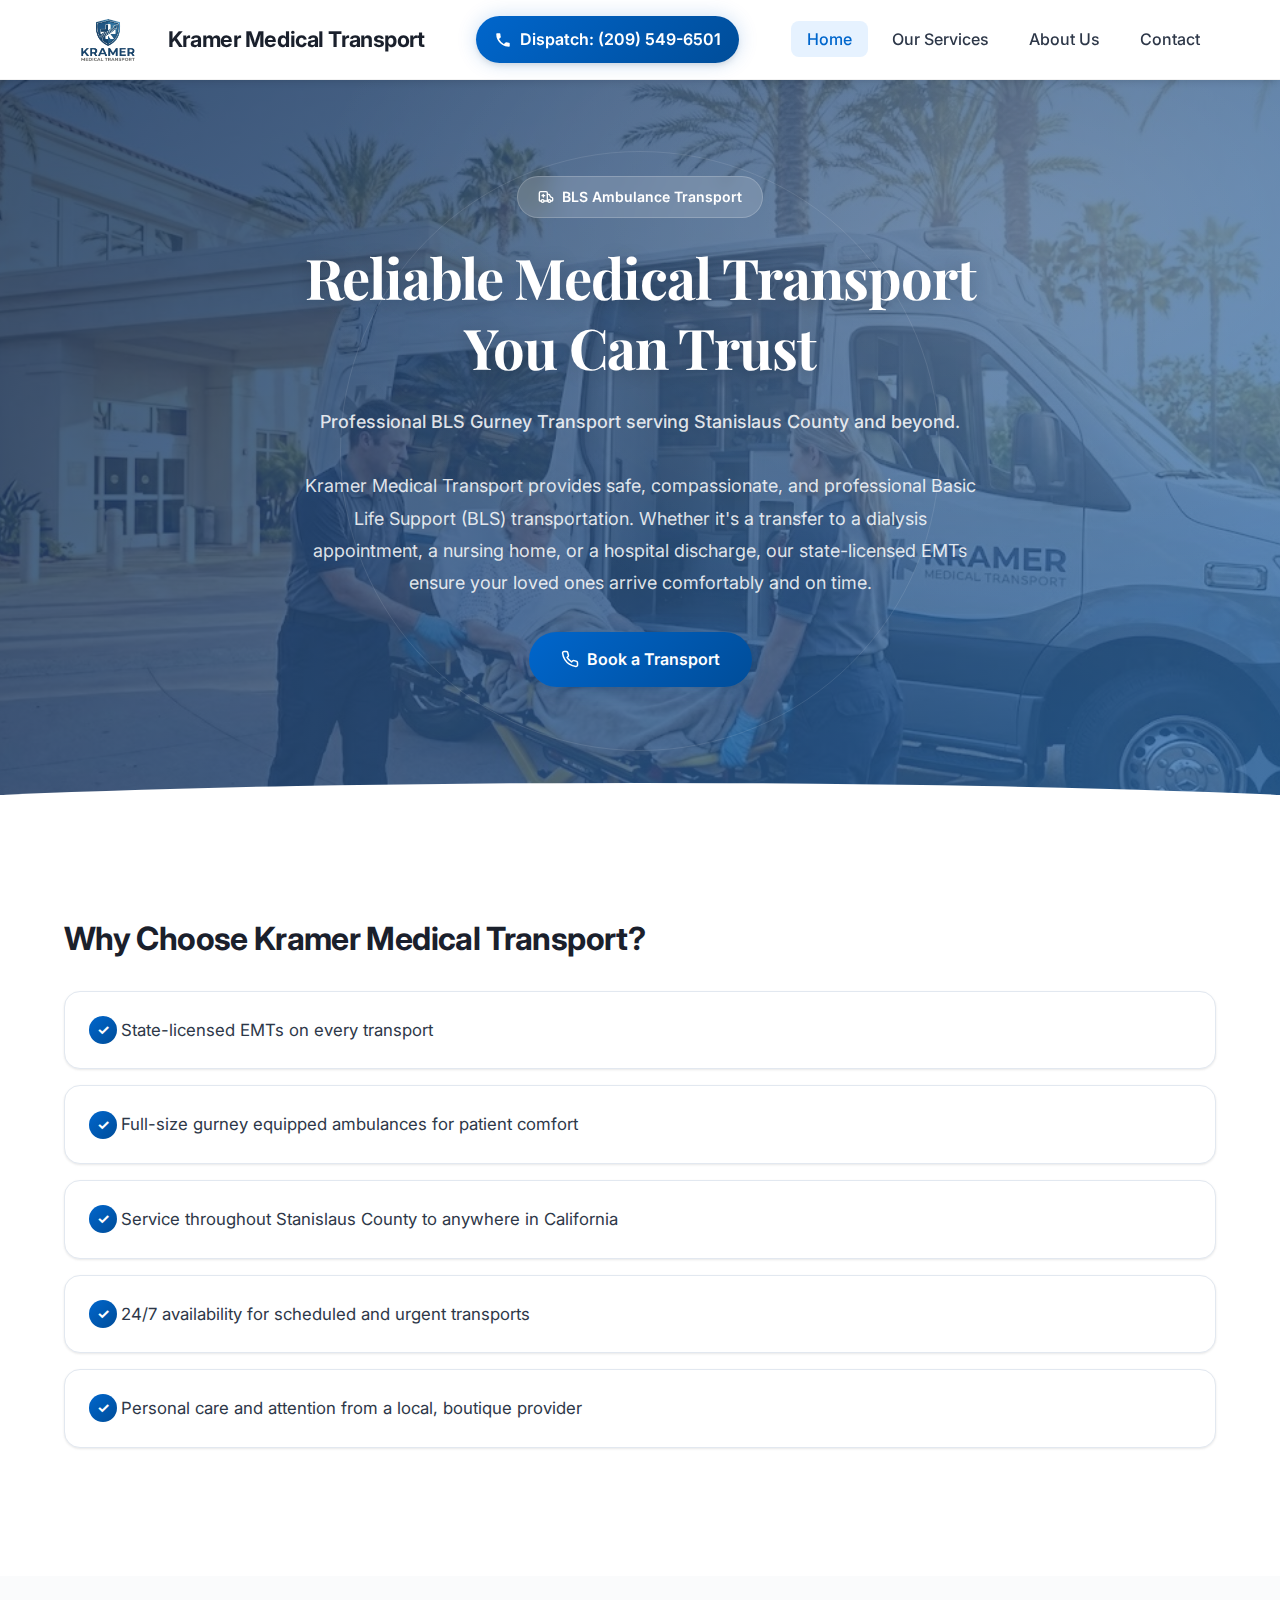
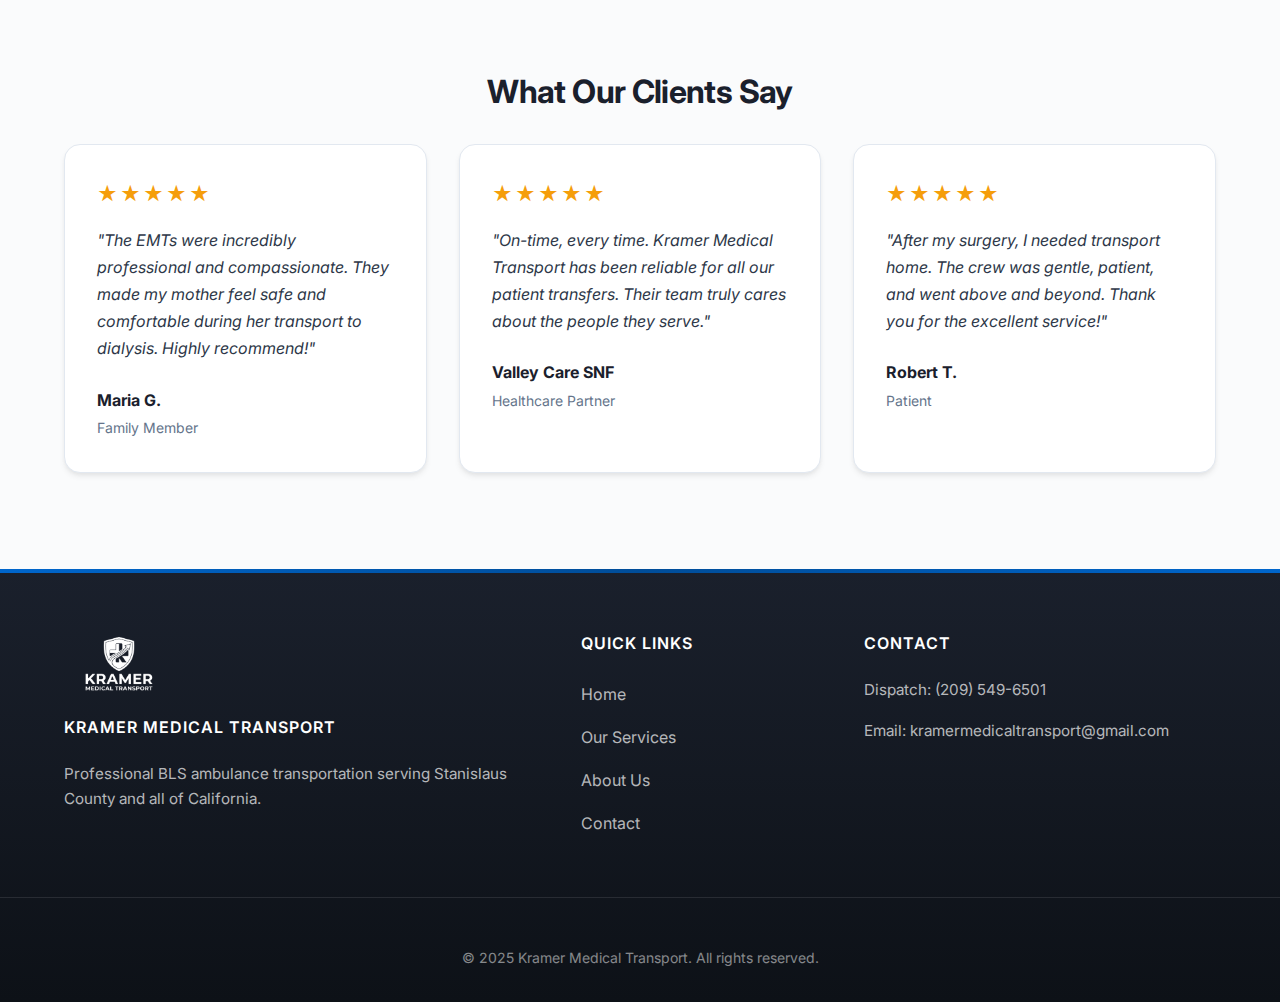
<file: index.html>
<!DOCTYPE html>
<html lang="en">
  <head>
    <meta charset="UTF-8" />
    <meta name="viewport" content="width=device-width, initial-scale=1.0" />
    <meta
      name="description"
      content="Kramer Medical Transport provides professional BLS gurney transport serving Stanislaus County and beyond. Safe, compassionate, and reliable medical transportation."
    />
    <title>
      Kramer Medical Transport | Reliable Medical Transport You Can Trust
    </title>
    <link rel="stylesheet" href="styles.css" />
  </head>
  <body>
    <!-- Header -->
    <header class="header">
      <div class="header-container">
        <a href="index.html" class="brand">
          <img src="images/logo.png" alt="Kramer Medical Transport Logo" class="brand-logo">
          <span class="brand-name">Kramer Medical Transport</span>
        </a>

        <div class="dispatch-phone">
          <svg
            xmlns="http://www.w3.org/2000/svg"
            viewBox="0 0 24 24"
            fill="currentColor"
          >
            <path
              d="M6.62 10.79a15.053 15.053 0 006.59 6.59l2.2-2.2a1 1 0 011.01-.24 11.36 11.36 0 003.55.57 1 1 0 011 1V20a1 1 0 01-1 1A17 17 0 013 4a1 1 0 011-1h3.5a1 1 0 011 1 11.36 11.36 0 00.57 3.55 1 1 0 01-.24 1.01l-2.2 2.2z"
            />
          </svg>
          <span>Dispatch: <a href="tel:2095496501">(209) 549-6501</a></span>
        </div>

        <button class="mobile-toggle" aria-label="Toggle navigation">
          <span></span>
          <span></span>
          <span></span>
        </button>

        <nav class="nav">
          <ul class="nav-list">
            <li><a href="index.html" class="nav-link active">Home</a></li>
            <li><a href="services.html" class="nav-link">Our Services</a></li>
            <li><a href="about.html" class="nav-link">About Us</a></li>
            <li><a href="contact.html" class="nav-link">Contact</a></li>
          </ul>
        </nav>
      </div>
    </header>

    <!-- Main Content -->
    <main>
      <!-- Hero Section -->
      <section class="hero">
        <div class="container">
          <div class="hero-badge">
            <svg xmlns="http://www.w3.org/2000/svg" width="16" height="16" viewBox="0 0 24 24" fill="none" stroke="currentColor" stroke-width="2" stroke-linecap="round" stroke-linejoin="round"><path d="M10 10H6"/><path d="M14 18V6a2 2 0 0 0-2-2H4a2 2 0 0 0-2 2v11a1 1 0 0 0 1 1h2"/><path d="M19 18h2a1 1 0 0 0 1-1v-3.28a1 1 0 0 0-.684-.948l-1.923-.641a1 1 0 0 1-.578-.502l-1.539-3.076A1 1 0 0 0 16.382 8H14"/><path d="M8 8v4"/><path d="M9 18h6"/><circle cx="17" cy="18" r="2"/><circle cx="7" cy="18" r="2"/></svg>
            BLS Ambulance Transport
          </div>
          <h1>Reliable Medical Transport<br>You Can Trust</h1>
          <p class="subheadline">
            Professional BLS Gurney Transport serving Stanislaus County and
            beyond.
          </p>
          <p>
            Kramer Medical Transport provides safe, compassionate, and
            professional Basic Life Support (BLS) transportation. Whether it's a
            transfer to a dialysis appointment, a nursing home, or a hospital
            discharge, our state-licensed EMTs ensure your loved ones arrive
            comfortably and on time.
          </p>
          <a href="contact.html" class="btn btn-primary">
            <svg xmlns="http://www.w3.org/2000/svg" width="18" height="18" viewBox="0 0 24 24" fill="none" stroke="currentColor" stroke-width="2" stroke-linecap="round" stroke-linejoin="round"><path d="M22 16.92v3a2 2 0 0 1-2.18 2 19.79 19.79 0 0 1-8.63-3.07 19.5 19.5 0 0 1-6-6 19.79 19.79 0 0 1-3.07-8.67A2 2 0 0 1 4.11 2h3a2 2 0 0 1 2 1.72 12.84 12.84 0 0 0 .7 2.81 2 2 0 0 1-.45 2.11L8.09 9.91a16 16 0 0 0 6 6l1.27-1.27a2 2 0 0 1 2.11-.45 12.84 12.84 0 0 0 2.81.7A2 2 0 0 1 22 16.92z"></path></svg>
            Book a Transport
          </a>
        </div>
        <div class="hero-wave"></div>
      </section>

      <!-- Features Overview -->
      <section class="section">
        <div class="container">
          <h2>Why Choose Kramer Medical Transport?</h2>
          <ul class="feature-list">
            <li>State-licensed EMTs on every transport</li>
            <li>Full-size gurney equipped ambulances for patient comfort</li>
            <li>
              Service throughout Stanislaus County to anywhere in California
            </li>
            <li>24/7 availability for scheduled and urgent transports</li>
            <li>Personal care and attention from a local, boutique provider</li>
          </ul>
        </div>
      </section>

      <!-- Testimonials -->
      <section class="section section-alt">
        <div class="container">
          <h2 class="text-center">What Our Clients Say</h2>
          <div class="testimonials-grid">
            <div class="testimonial-card">
              <div class="testimonial-stars">★★★★★</div>
              <p class="testimonial-text">"The EMTs were incredibly professional and compassionate. They made my mother feel safe and comfortable during her transport to dialysis. Highly recommend!"</p>
              <div class="testimonial-author">
                <strong>Maria G.</strong>
                <span>Family Member</span>
              </div>
            </div>
            <div class="testimonial-card">
              <div class="testimonial-stars">★★★★★</div>
              <p class="testimonial-text">"On-time, every time. Kramer Medical Transport has been reliable for all our patient transfers. Their team truly cares about the people they serve."</p>
              <div class="testimonial-author">
                <strong>Valley Care SNF</strong>
                <span>Healthcare Partner</span>
              </div>
            </div>
            <div class="testimonial-card">
              <div class="testimonial-stars">★★★★★</div>
              <p class="testimonial-text">"After my surgery, I needed transport home. The crew was gentle, patient, and went above and beyond. Thank you for the excellent service!"</p>
              <div class="testimonial-author">
                <strong>Robert T.</strong>
                <span>Patient</span>
              </div>
            </div>
          </div>
        </div>
      </section>
    </main>

    <!-- Footer -->
    <footer class="footer">
      <div class="footer-container">
        <div class="footer-section">
          <img src="images/logo.png" alt="Kramer Medical Transport Logo" class="footer-logo">
          <h4>Kramer Medical Transport</h4>
          <p>
            Professional BLS ambulance transportation serving Stanislaus County
            and all of California.
          </p>
        </div>

        <div class="footer-section">
          <h4>Quick Links</h4>
          <ul class="footer-links">
            <li><a href="index.html">Home</a></li>
            <li><a href="services.html">Our Services</a></li>
            <li><a href="about.html">About Us</a></li>
            <li><a href="contact.html">Contact</a></li>
          </ul>
        </div>

        <div class="footer-section">
          <h4>Contact</h4>
          <p>Dispatch: <a href="tel:2095496501">(209) 549-6501</a></p>
          <p>
            Email:
            <a href="mailto:kramermedicaltransport@gmail.com"
              >kramermedicaltransport@gmail.com</a
            >
          </p>
        </div>
      </div>

      <div class="footer-bottom">
        <p>&copy; 2025 Kramer Medical Transport. All rights reserved.</p>
      </div>
    </footer>

    <script src="script.js"></script>
  </body>
</html>
</file>
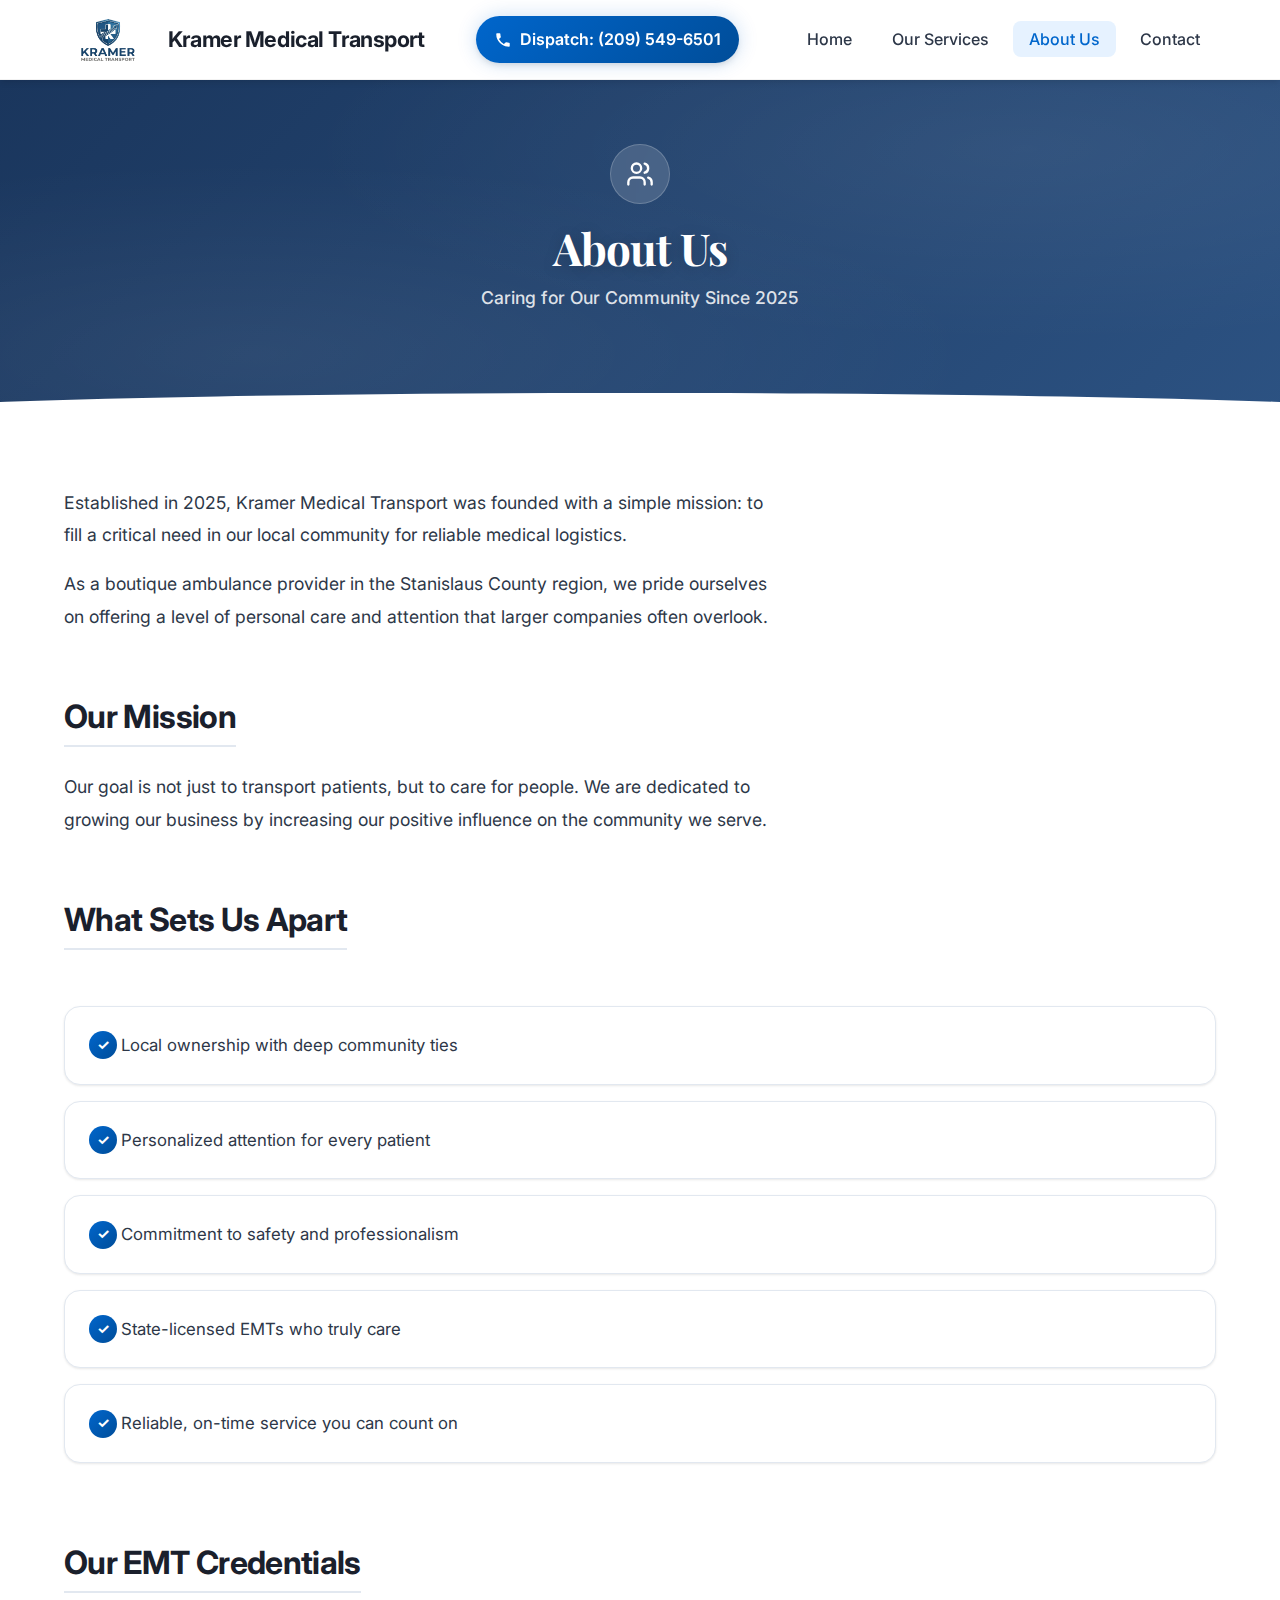
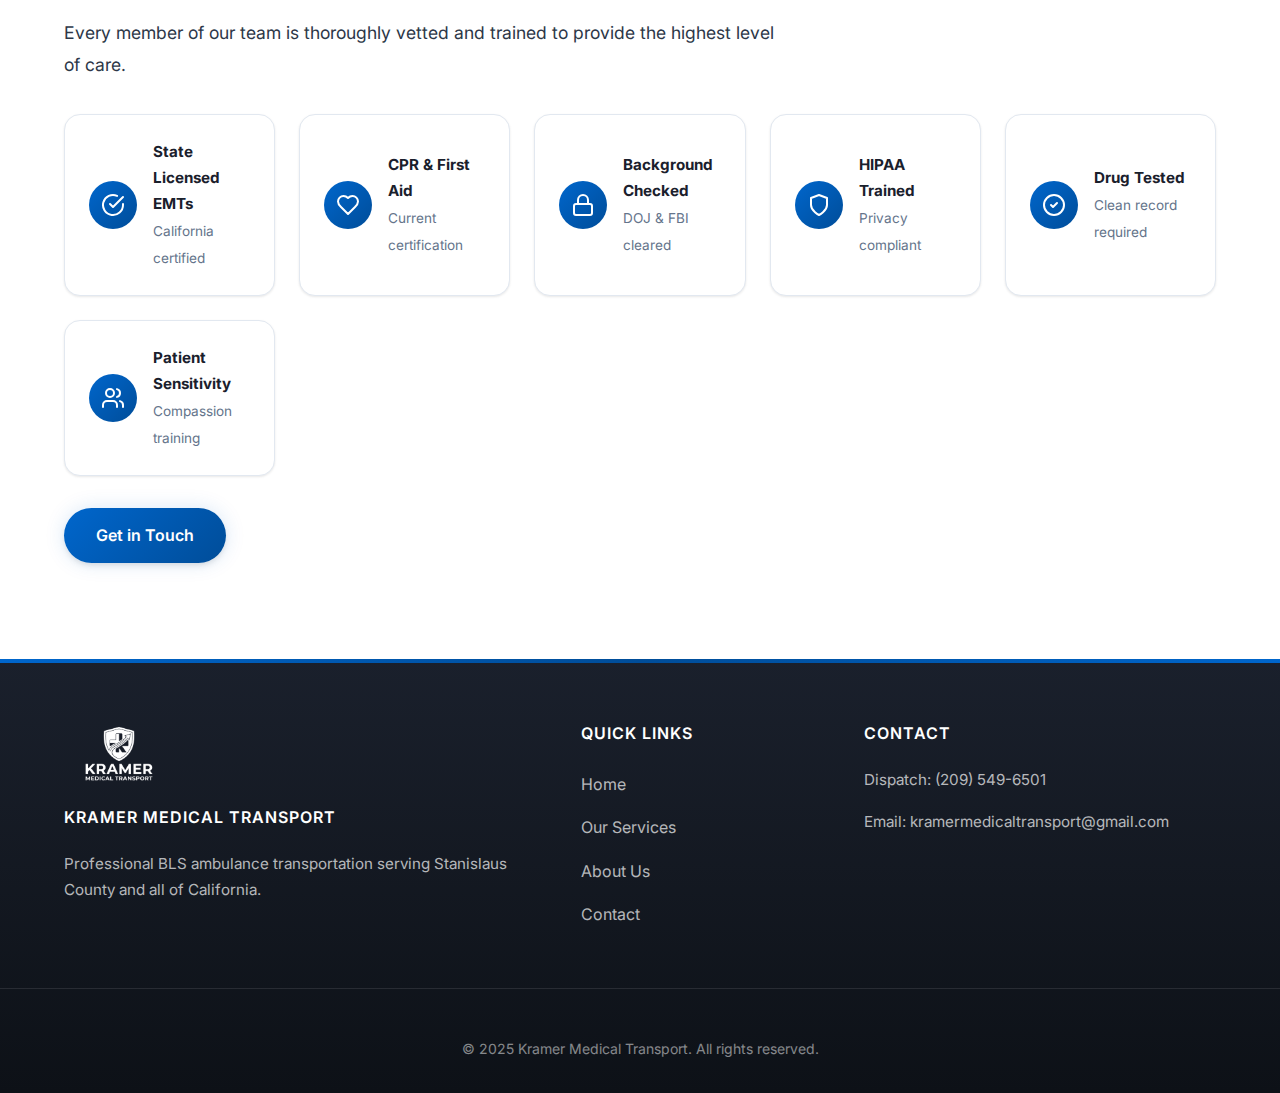
<file: about.html>
<!DOCTYPE html>
<html lang="en">
<head>
  <meta charset="UTF-8">
  <meta name="viewport" content="width=device-width, initial-scale=1.0">
  <meta name="description" content="Learn about Kramer Medical Transport - a boutique ambulance provider in Stanislaus County dedicated to reliable medical logistics and personal care since 2025.">
  <title>About Us | Kramer Medical Transport</title>
  <link rel="stylesheet" href="styles.css">
</head>
<body>
  <!-- Header -->
  <header class="header">
    <div class="header-container">
      <a href="index.html" class="brand">
        <img src="images/logo.png" alt="Kramer Medical Transport Logo" class="brand-logo">
        <span class="brand-name">Kramer Medical Transport</span>
      </a>
      
      <div class="dispatch-phone">
        <svg xmlns="http://www.w3.org/2000/svg" viewBox="0 0 24 24" fill="currentColor">
          <path d="M6.62 10.79a15.053 15.053 0 006.59 6.59l2.2-2.2a1 1 0 011.01-.24 11.36 11.36 0 003.55.57 1 1 0 011 1V20a1 1 0 01-1 1A17 17 0 013 4a1 1 0 011-1h3.5a1 1 0 011 1 11.36 11.36 0 00.57 3.55 1 1 0 01-.24 1.01l-2.2 2.2z"/>
        </svg>
        <span>Dispatch: <a href="tel:2095496501">(209) 549-6501</a></span>
      </div>
      
      <button class="mobile-toggle" aria-label="Toggle navigation">
        <span></span>
        <span></span>
        <span></span>
      </button>
      
      <nav class="nav">
        <ul class="nav-list">
          <li><a href="index.html" class="nav-link">Home</a></li>
          <li><a href="services.html" class="nav-link">Our Services</a></li>
          <li><a href="about.html" class="nav-link active">About Us</a></li>
          <li><a href="contact.html" class="nav-link">Contact</a></li>
        </ul>
      </nav>
    </div>
  </header>

  <!-- Main Content -->
  <main>
    <!-- Page Header -->
    <section class="page-header">
      <div class="container">
        <div class="page-header-icon">
          <svg xmlns="http://www.w3.org/2000/svg" width="28" height="28" viewBox="0 0 24 24" fill="none" stroke="currentColor" stroke-width="2" stroke-linecap="round" stroke-linejoin="round"><path d="M16 21v-2a4 4 0 0 0-4-4H6a4 4 0 0 0-4 4v2"/><circle cx="9" cy="7" r="4"/><path d="M22 21v-2a4 4 0 0 0-3-3.87"/><path d="M16 3.13a4 4 0 0 1 0 7.75"/></svg>
        </div>
        <h1>About Us</h1>
        <p class="page-header-subtitle">Caring for Our Community Since 2025</p>
      </div>
    </section>

    <!-- About Content -->
    <section class="content">
      <div class="container">
        <p>Established in 2025, Kramer Medical Transport was founded with a simple mission: to fill a critical need in our local community for reliable medical logistics.</p>
        
        <p>As a boutique ambulance provider in the Stanislaus County region, we pride ourselves on offering a level of personal care and attention that larger companies often overlook.</p>
        
        <h2>Our Mission</h2>
        <p>Our goal is not just to transport patients, but to care for people. We are dedicated to growing our business by increasing our positive influence on the community we serve.</p>
        
        <h2>What Sets Us Apart</h2>
        <ul class="feature-list">
          <li>Local ownership with deep community ties</li>
          <li>Personalized attention for every patient</li>
          <li>Commitment to safety and professionalism</li>
          <li>State-licensed EMTs who truly care</li>
          <li>Reliable, on-time service you can count on</li>
        </ul>

        <h2>Our EMT Credentials</h2>
        <p>Every member of our team is thoroughly vetted and trained to provide the highest level of care.</p>
        <div class="credentials-grid">
          <div class="credential-item">
            <div class="credential-icon">
              <svg xmlns="http://www.w3.org/2000/svg" width="24" height="24" viewBox="0 0 24 24" fill="none" stroke="currentColor" stroke-width="2" stroke-linecap="round" stroke-linejoin="round"><path d="M22 11.08V12a10 10 0 1 1-5.93-9.14"/><polyline points="22 4 12 14.01 9 11.01"/></svg>
            </div>
            <div class="credential-text">
              <strong>State Licensed EMTs</strong>
              <span>California certified</span>
            </div>
          </div>
          <div class="credential-item">
            <div class="credential-icon">
              <svg xmlns="http://www.w3.org/2000/svg" width="24" height="24" viewBox="0 0 24 24" fill="none" stroke="currentColor" stroke-width="2" stroke-linecap="round" stroke-linejoin="round"><path d="M19 14c1.49-1.46 3-3.21 3-5.5A5.5 5.5 0 0 0 16.5 3c-1.76 0-3 .5-4.5 2-1.5-1.5-2.74-2-4.5-2A5.5 5.5 0 0 0 2 8.5c0 2.3 1.5 4.05 3 5.5l7 7Z"/></svg>
            </div>
            <div class="credential-text">
              <strong>CPR & First Aid</strong>
              <span>Current certification</span>
            </div>
          </div>
          <div class="credential-item">
            <div class="credential-icon">
              <svg xmlns="http://www.w3.org/2000/svg" width="24" height="24" viewBox="0 0 24 24" fill="none" stroke="currentColor" stroke-width="2" stroke-linecap="round" stroke-linejoin="round"><rect x="3" y="11" width="18" height="11" rx="2" ry="2"/><path d="M7 11V7a5 5 0 0 1 10 0v4"/></svg>
            </div>
            <div class="credential-text">
              <strong>Background Checked</strong>
              <span>DOJ & FBI cleared</span>
            </div>
          </div>
          <div class="credential-item">
            <div class="credential-icon">
              <svg xmlns="http://www.w3.org/2000/svg" width="24" height="24" viewBox="0 0 24 24" fill="none" stroke="currentColor" stroke-width="2" stroke-linecap="round" stroke-linejoin="round"><path d="M12 22s8-4 8-10V5l-8-3-8 3v7c0 6 8 10 8 10"/></svg>
            </div>
            <div class="credential-text">
              <strong>HIPAA Trained</strong>
              <span>Privacy compliant</span>
            </div>
          </div>
          <div class="credential-item">
            <div class="credential-icon">
              <svg xmlns="http://www.w3.org/2000/svg" width="24" height="24" viewBox="0 0 24 24" fill="none" stroke="currentColor" stroke-width="2" stroke-linecap="round" stroke-linejoin="round"><circle cx="12" cy="12" r="10"/><path d="m9 12 2 2 4-4"/></svg>
            </div>
            <div class="credential-text">
              <strong>Drug Tested</strong>
              <span>Clean record required</span>
            </div>
          </div>
          <div class="credential-item">
            <div class="credential-icon">
              <svg xmlns="http://www.w3.org/2000/svg" width="24" height="24" viewBox="0 0 24 24" fill="none" stroke="currentColor" stroke-width="2" stroke-linecap="round" stroke-linejoin="round"><path d="M16 21v-2a4 4 0 0 0-4-4H6a4 4 0 0 0-4 4v2"/><circle cx="9" cy="7" r="4"/><path d="M22 21v-2a4 4 0 0 0-3-3.87"/><path d="M16 3.13a4 4 0 0 1 0 7.75"/></svg>
            </div>
            <div class="credential-text">
              <strong>Patient Sensitivity</strong>
              <span>Compassion training</span>
            </div>
          </div>
        </div>
        
        <div style="margin-top: 2rem;">
          <a href="contact.html" class="btn btn-primary">Get in Touch</a>
        </div>
      </div>
    </section>
  </main>

  <!-- Footer -->
  <footer class="footer">
    <div class="footer-container">
      <div class="footer-section">
        <img src="images/logo.png" alt="Kramer Medical Transport Logo" class="footer-logo">
        <h4>Kramer Medical Transport</h4>
        <p>Professional BLS ambulance transportation serving Stanislaus County and all of California.</p>
      </div>
      
      <div class="footer-section">
        <h4>Quick Links</h4>
        <ul class="footer-links">
          <li><a href="index.html">Home</a></li>
          <li><a href="services.html">Our Services</a></li>
          <li><a href="about.html">About Us</a></li>
          <li><a href="contact.html">Contact</a></li>
        </ul>
      </div>
      
      <div class="footer-section">
        <h4>Contact</h4>
        <p>Dispatch: <a href="tel:2095496501">(209) 549-6501</a></p>
        <p>Email: <a href="mailto:kramermedicaltransport@gmail.com">kramermedicaltransport@gmail.com</a></p>
      </div>
    </div>
    
    <div class="footer-bottom">
      <p>&copy; 2025 Kramer Medical Transport. All rights reserved.</p>
    </div>
  </footer>

  <script src="script.js"></script>
</body>
</html>
</file>
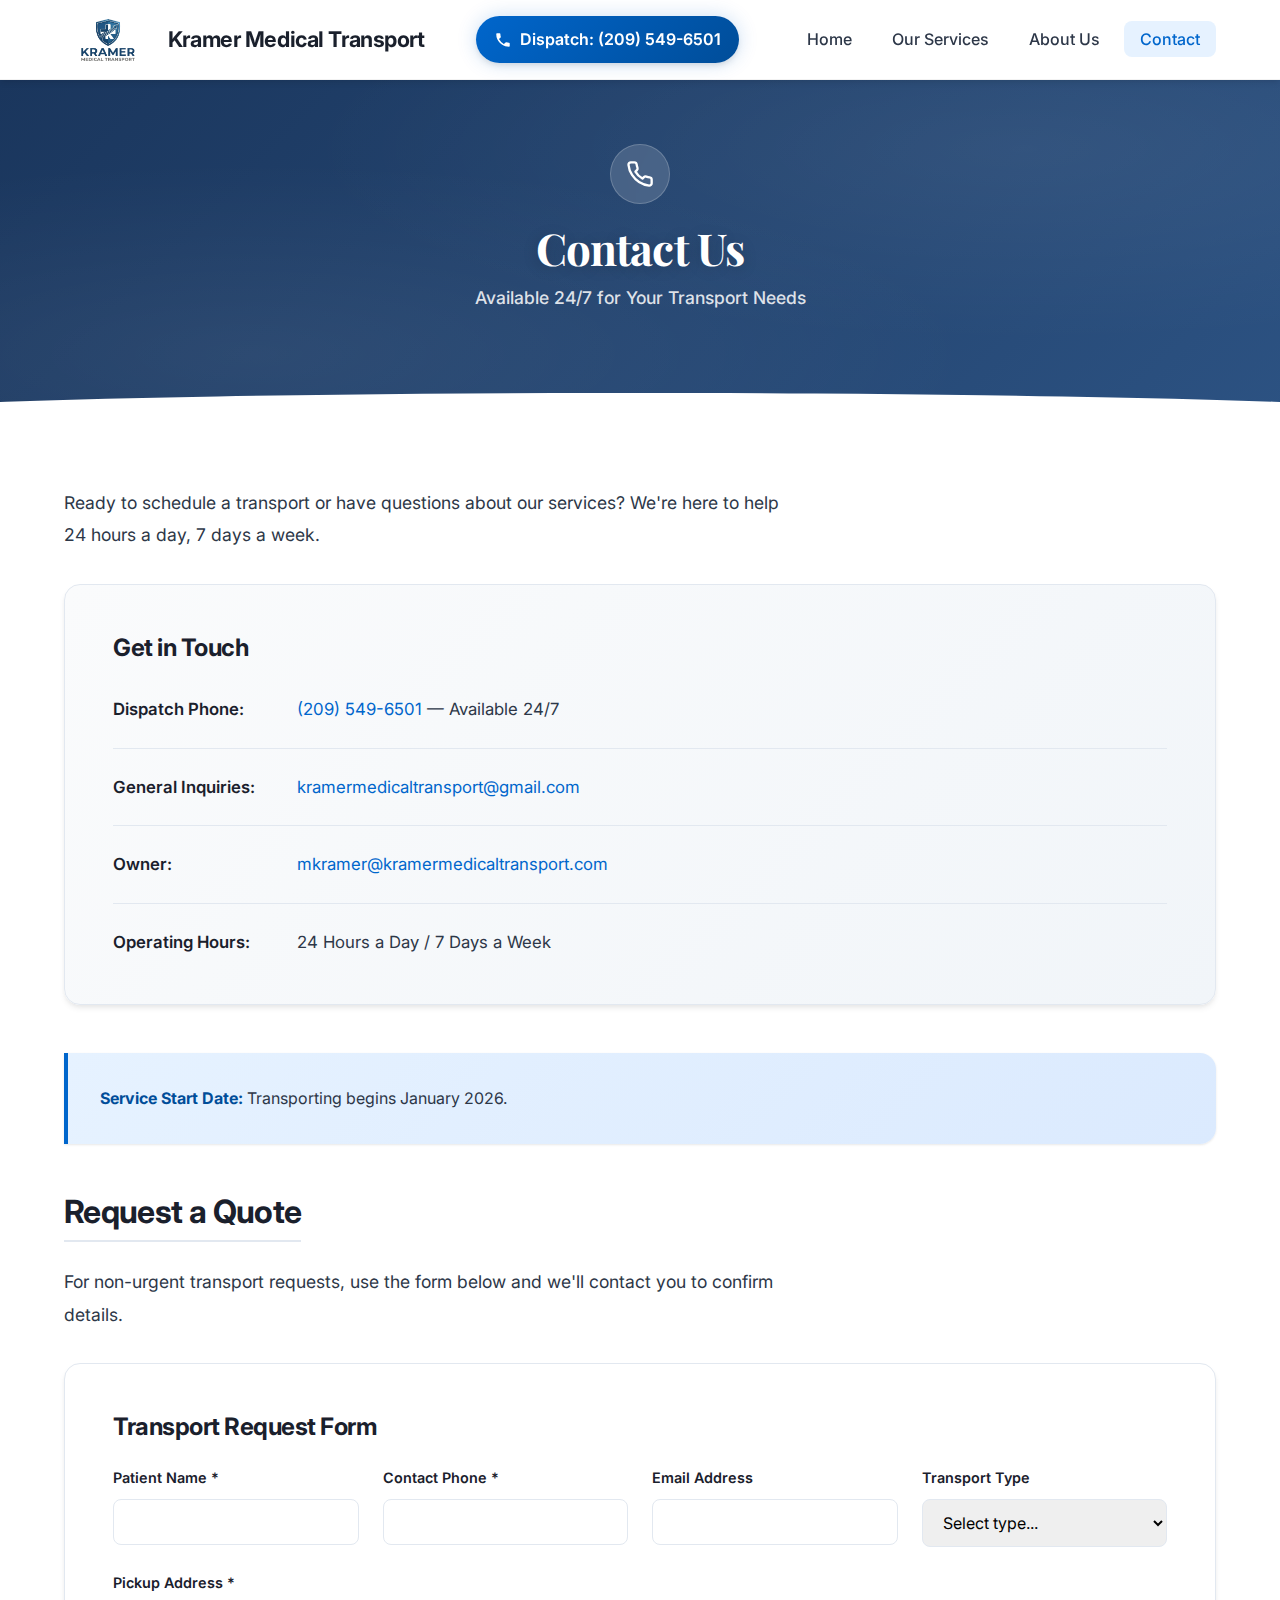
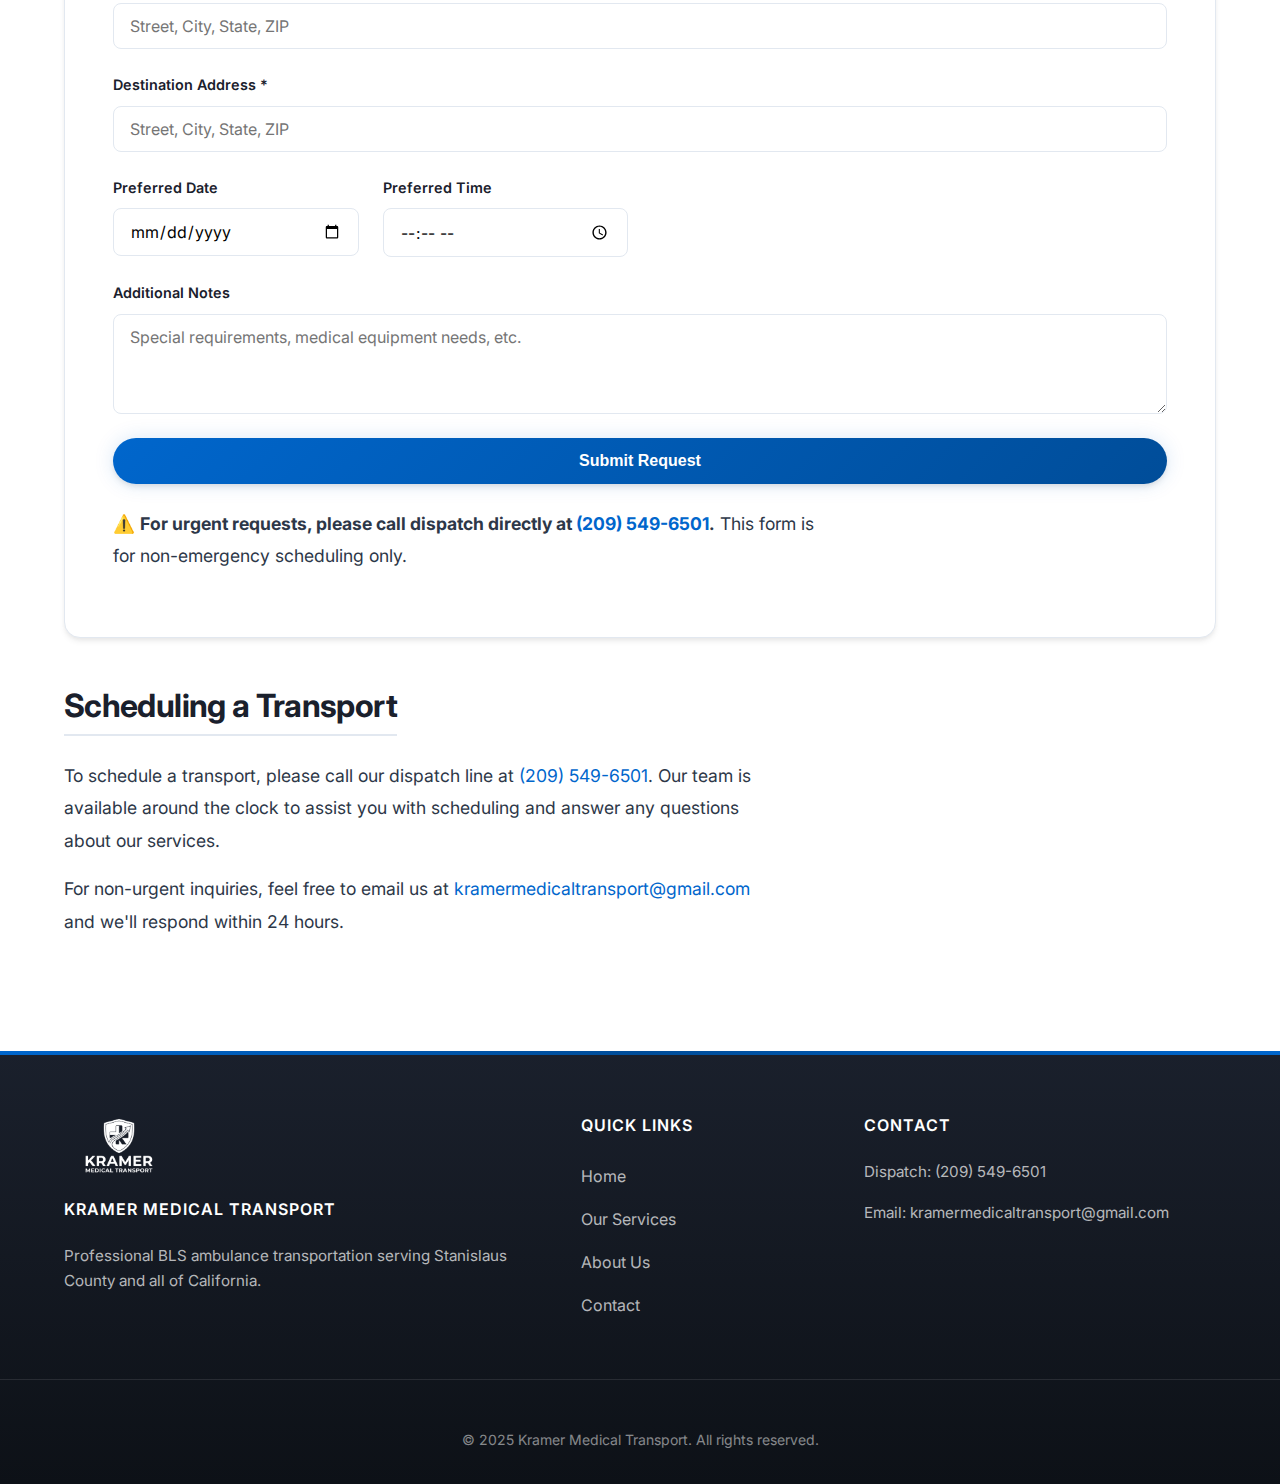
<file: contact.html>
<!DOCTYPE html>
<html lang="en">
<head>
  <meta charset="UTF-8">
  <meta name="viewport" content="width=device-width, initial-scale=1.0">
  <meta name="description" content="Contact Kramer Medical Transport for BLS ambulance transportation. Available 24/7 for scheduling. Call our dispatch at (209) 549-6501.">
  <title>Contact Us | Kramer Medical Transport</title>
  <link rel="stylesheet" href="styles.css">
</head>
<body>
  <!-- Header -->
  <header class="header">
    <div class="header-container">
      <a href="index.html" class="brand">
        <img src="images/logo.png" alt="Kramer Medical Transport Logo" class="brand-logo">
        <span class="brand-name">Kramer Medical Transport</span>
      </a>
      
      <div class="dispatch-phone">
        <svg xmlns="http://www.w3.org/2000/svg" viewBox="0 0 24 24" fill="currentColor">
          <path d="M6.62 10.79a15.053 15.053 0 006.59 6.59l2.2-2.2a1 1 0 011.01-.24 11.36 11.36 0 003.55.57 1 1 0 011 1V20a1 1 0 01-1 1A17 17 0 013 4a1 1 0 011-1h3.5a1 1 0 011 1 11.36 11.36 0 00.57 3.55 1 1 0 01-.24 1.01l-2.2 2.2z"/>
        </svg>
        <span>Dispatch: <a href="tel:2095496501">(209) 549-6501</a></span>
      </div>
      
      <button class="mobile-toggle" aria-label="Toggle navigation">
        <span></span>
        <span></span>
        <span></span>
      </button>
      
      <nav class="nav">
        <ul class="nav-list">
          <li><a href="index.html" class="nav-link">Home</a></li>
          <li><a href="services.html" class="nav-link">Our Services</a></li>
          <li><a href="about.html" class="nav-link">About Us</a></li>
          <li><a href="contact.html" class="nav-link active">Contact</a></li>
        </ul>
      </nav>
    </div>
  </header>

  <!-- Main Content -->
  <main>
    <!-- Page Header -->
    <section class="page-header">
      <div class="container">
        <div class="page-header-icon">
          <svg xmlns="http://www.w3.org/2000/svg" width="28" height="28" viewBox="0 0 24 24" fill="none" stroke="currentColor" stroke-width="2" stroke-linecap="round" stroke-linejoin="round"><path d="M22 16.92v3a2 2 0 0 1-2.18 2 19.79 19.79 0 0 1-8.63-3.07 19.5 19.5 0 0 1-6-6 19.79 19.79 0 0 1-3.07-8.67A2 2 0 0 1 4.11 2h3a2 2 0 0 1 2 1.72 12.84 12.84 0 0 0 .7 2.81 2 2 0 0 1-.45 2.11L8.09 9.91a16 16 0 0 0 6 6l1.27-1.27a2 2 0 0 1 2.11-.45 12.84 12.84 0 0 0 2.81.7A2 2 0 0 1 22 16.92z"/></svg>
        </div>
        <h1>Contact Us</h1>
        <p class="page-header-subtitle">Available 24/7 for Your Transport Needs</p>
      </div>
    </section>

    <!-- Contact Content -->
    <section class="content">
      <div class="container">
        <p>Ready to schedule a transport or have questions about our services? We're here to help 24 hours a day, 7 days a week.</p>
        
        <div class="contact-info">
          <h3>Get in Touch</h3>
          
          <div class="contact-item">
            <strong>Dispatch Phone:</strong>
            <span><a href="tel:2095496501">(209) 549-6501</a> — Available 24/7</span>
          </div>
          
          <div class="contact-item">
            <strong>General Inquiries:</strong>
            <span><a href="mailto:kramermedicaltransport@gmail.com">kramermedicaltransport@gmail.com</a></span>
          </div>
          
          <div class="contact-item">
            <strong>Owner:</strong>
            <span><a href="mailto:mkramer@kramermedicaltransport.com">mkramer@kramermedicaltransport.com</a></span>
          </div>
          
          <div class="contact-item">
            <strong>Operating Hours:</strong>
            <span>24 Hours a Day / 7 Days a Week</span>
          </div>
        </div>
        
        <div class="contact-notice">
          <strong>Service Start Date:</strong> Transporting begins January 2026.
        </div>
        
        <h2>Request a Quote</h2>
        <p>For non-urgent transport requests, use the form below and we'll contact you to confirm details.</p>
        
        <div class="quote-form">
          <h3>Transport Request Form</h3>
          <form id="quoteForm" class="form-grid" action="https://formspree.io/f/placeholder" method="POST">
            <div class="form-group">
              <label for="patientName">Patient Name *</label>
              <input type="text" id="patientName" name="patientName" required>
            </div>
            <div class="form-group">
              <label for="contactPhone">Contact Phone *</label>
              <input type="tel" id="contactPhone" name="contactPhone" required>
            </div>
            <div class="form-group">
              <label for="contactEmail">Email Address</label>
              <input type="email" id="contactEmail" name="contactEmail">
            </div>
            <div class="form-group">
              <label for="transportType">Transport Type</label>
              <select id="transportType" name="transportType">
                <option value="">Select type...</option>
                <option value="hospital-discharge">Hospital Discharge</option>
                <option value="dialysis">Dialysis Appointment</option>
                <option value="snf-transfer">SNF Transfer</option>
                <option value="long-distance">Long Distance</option>
                <option value="other">Other</option>
              </select>
            </div>
            <div class="form-group full-width">
              <label for="pickupAddress">Pickup Address *</label>
              <input type="text" id="pickupAddress" name="pickupAddress" placeholder="Street, City, State, ZIP" required>
            </div>
            <div class="form-group full-width">
              <label for="destinationAddress">Destination Address *</label>
              <input type="text" id="destinationAddress" name="destinationAddress" placeholder="Street, City, State, ZIP" required>
            </div>
            <div class="form-group">
              <label for="transportDate">Preferred Date</label>
              <input type="date" id="transportDate" name="transportDate">
            </div>
            <div class="form-group">
              <label for="transportTime">Preferred Time</label>
              <input type="time" id="transportTime" name="transportTime">
            </div>
            <div class="form-group full-width">
              <label for="notes">Additional Notes</label>
              <textarea id="notes" name="notes" placeholder="Special requirements, medical equipment needs, etc."></textarea>
            </div>
            <div class="form-group full-width">
              <button type="submit" class="btn btn-primary">Submit Request</button>
            </div>
          </form>
          <p class="form-note">⚠️ <strong>For urgent requests, please call dispatch directly at <a href="tel:2095496501">(209) 549-6501</a>.</strong> This form is for non-emergency scheduling only.</p>
        </div>
        
        <h2>Scheduling a Transport</h2>
        <p>To schedule a transport, please call our dispatch line at <a href="tel:2095496501">(209) 549-6501</a>. Our team is available around the clock to assist you with scheduling and answer any questions about our services.</p>
        
        <p>For non-urgent inquiries, feel free to email us at <a href="mailto:kramermedicaltransport@gmail.com">kramermedicaltransport@gmail.com</a> and we'll respond within 24 hours.</p>
      </div>
    </section>
  </main>

  <!-- Footer -->
  <footer class="footer">
    <div class="footer-container">
      <div class="footer-section">
        <img src="images/logo.png" alt="Kramer Medical Transport Logo" class="footer-logo">
        <h4>Kramer Medical Transport</h4>
        <p>Professional BLS ambulance transportation serving Stanislaus County and all of California.</p>
      </div>
      
      <div class="footer-section">
        <h4>Quick Links</h4>
        <ul class="footer-links">
          <li><a href="index.html">Home</a></li>
          <li><a href="services.html">Our Services</a></li>
          <li><a href="about.html">About Us</a></li>
          <li><a href="contact.html">Contact</a></li>
        </ul>
      </div>
      
      <div class="footer-section">
        <h4>Contact</h4>
        <p>Dispatch: <a href="tel:2095496501">(209) 549-6501</a></p>
        <p>Email: <a href="mailto:kramermedicaltransport@gmail.com">kramermedicaltransport@gmail.com</a></p>
      </div>
    </div>
    
    <div class="footer-bottom">
      <p>&copy; 2025 Kramer Medical Transport. All rights reserved.</p>
    </div>
  </footer>

  <script src="script.js"></script>
</body>
</html>
</file>
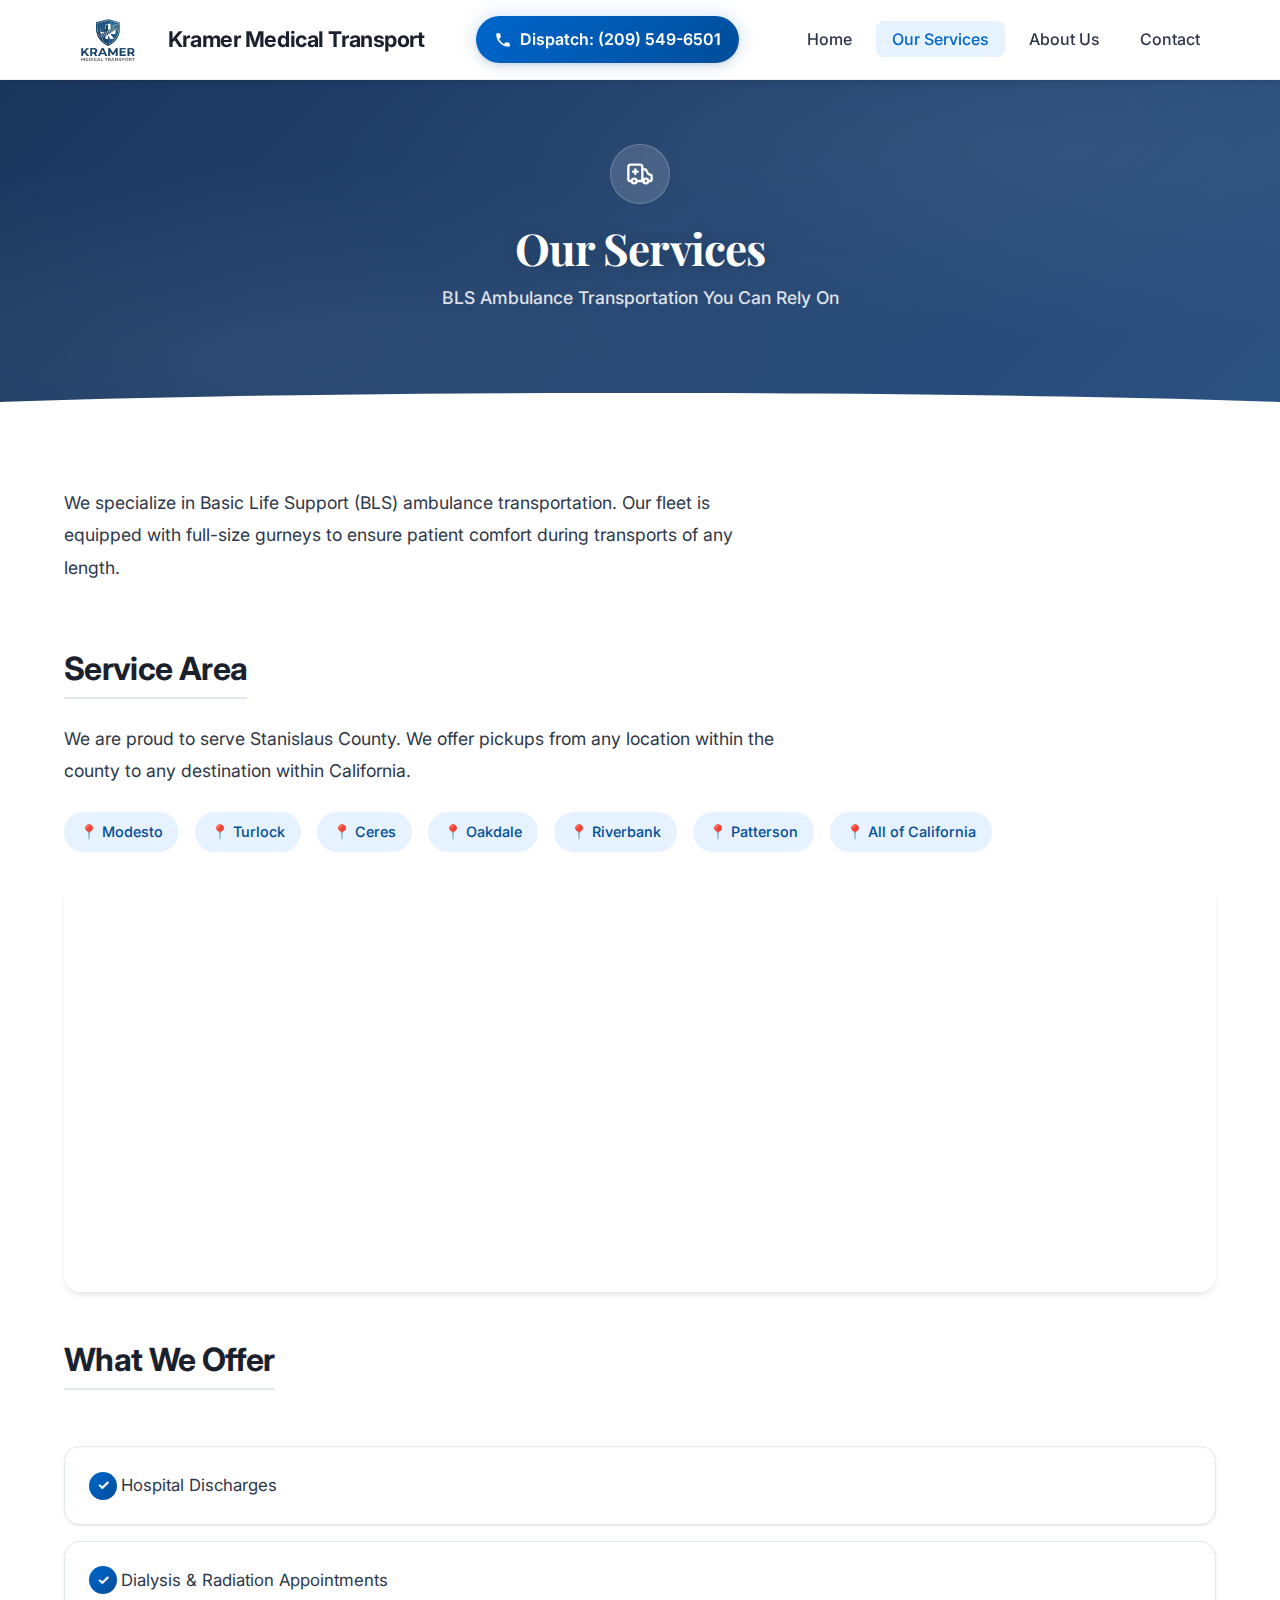
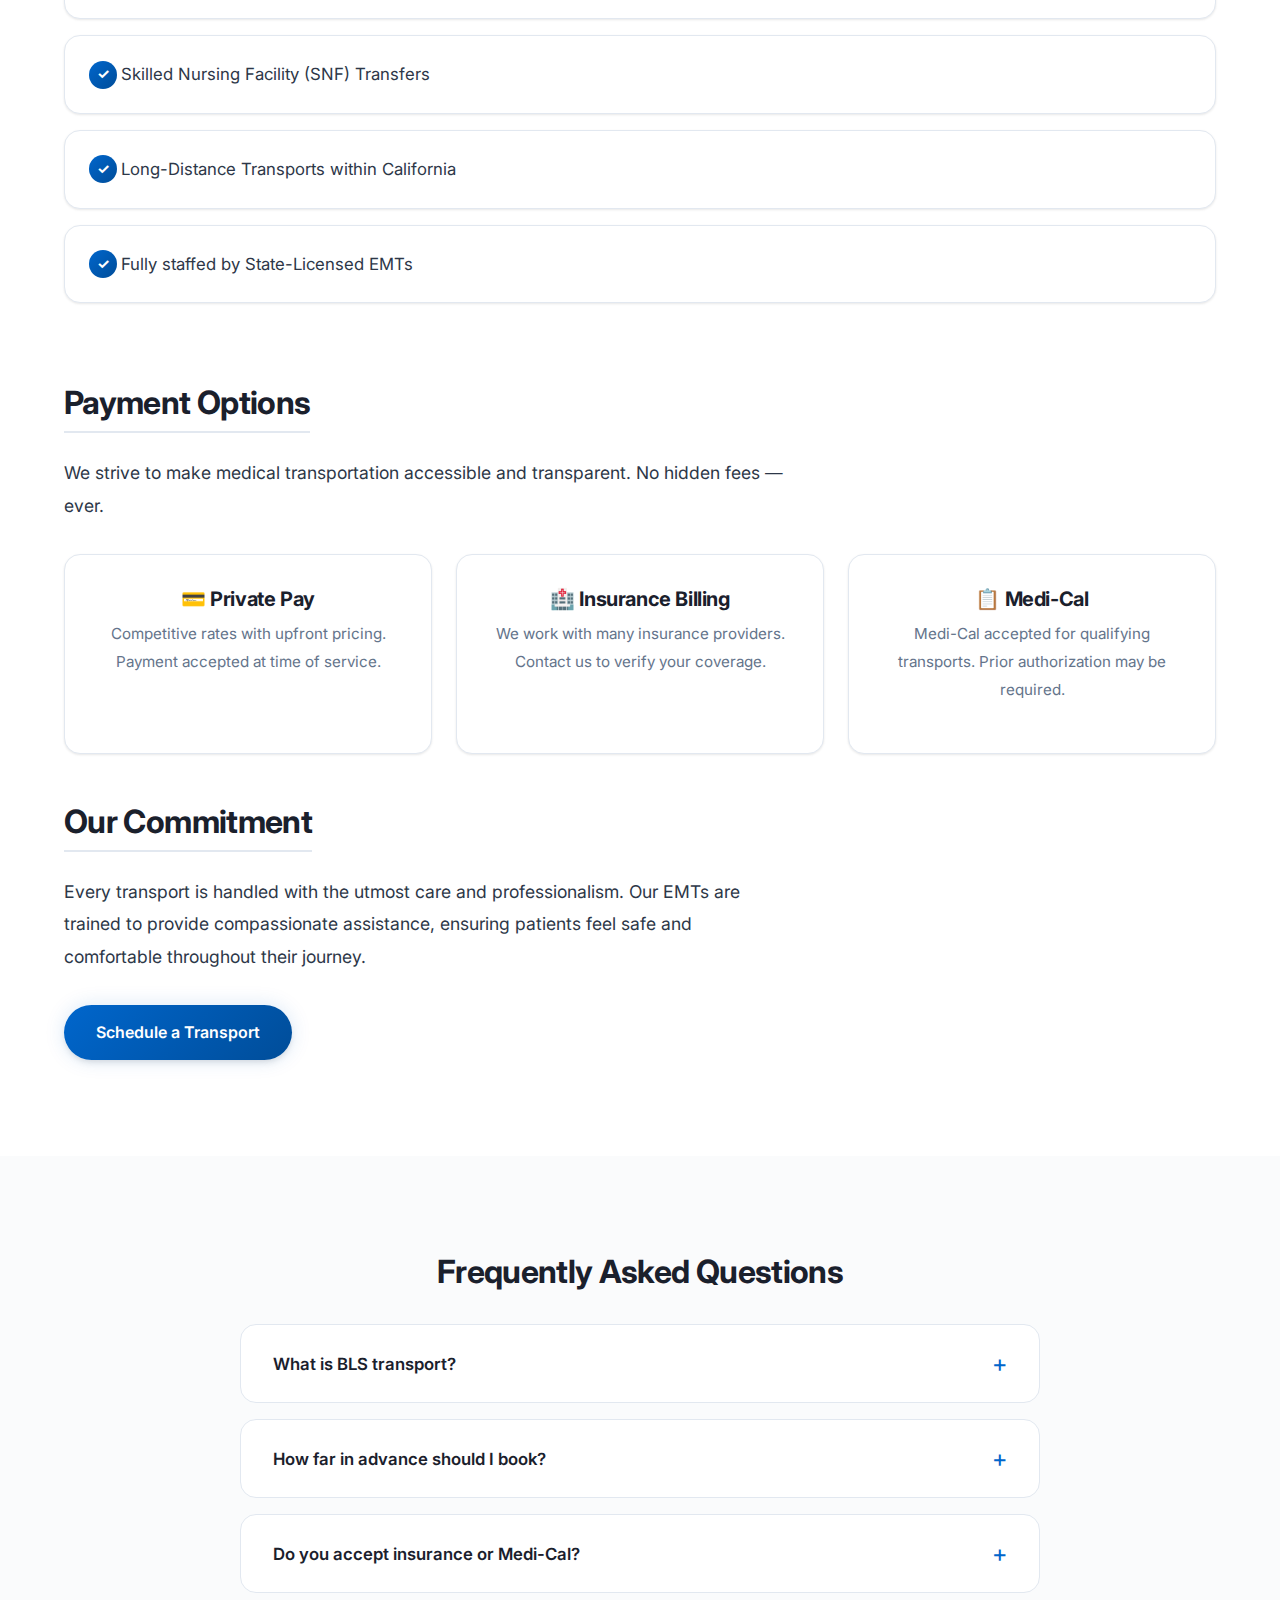
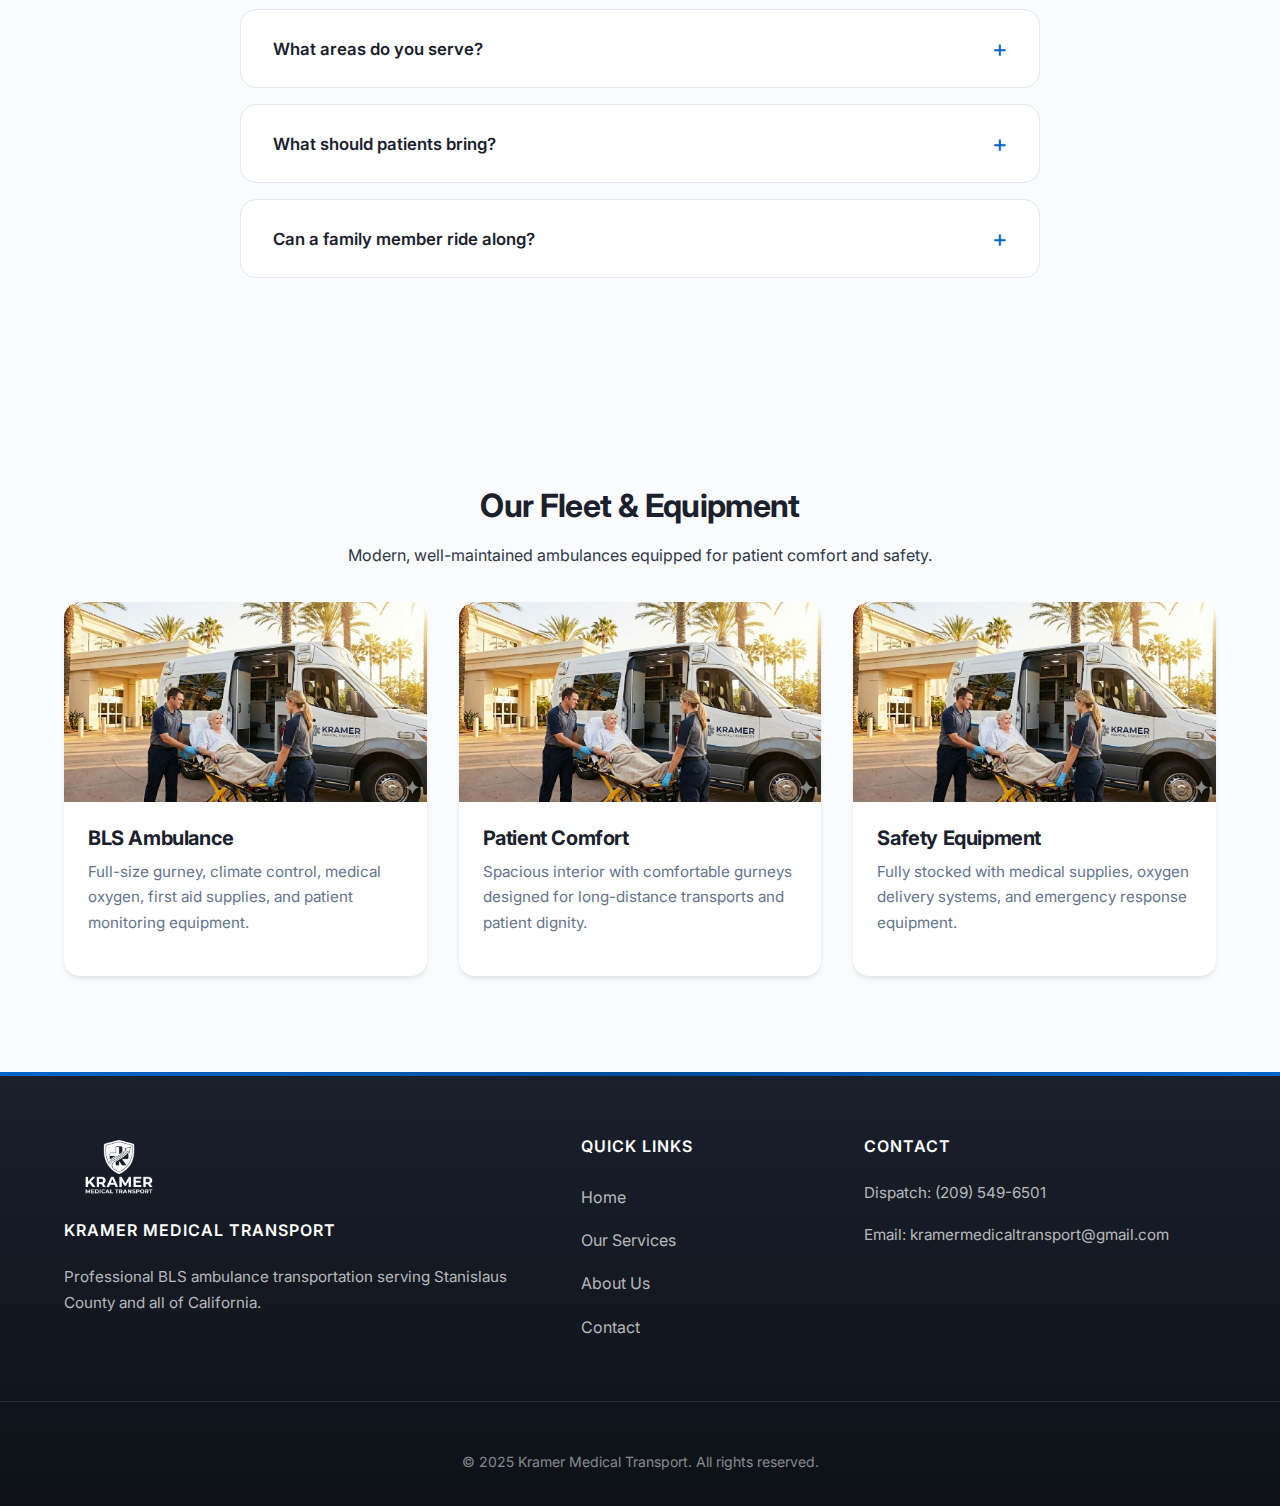
<file: services.html>
<!DOCTYPE html>
<html lang="en">
<head>
  <meta charset="UTF-8">
  <meta name="viewport" content="width=device-width, initial-scale=1.0">
  <meta name="description" content="Kramer Medical Transport offers BLS ambulance transportation including hospital discharges, dialysis appointments, SNF transfers, and long-distance transports within California.">
  <title>Our Services | Kramer Medical Transport</title>
  <link rel="stylesheet" href="styles.css">
</head>
<body>
  <!-- Header -->
  <header class="header">
    <div class="header-container">
      <a href="index.html" class="brand">
        <img src="images/logo.png" alt="Kramer Medical Transport Logo" class="brand-logo">
        <span class="brand-name">Kramer Medical Transport</span>
      </a>
      
      <div class="dispatch-phone">
        <svg xmlns="http://www.w3.org/2000/svg" viewBox="0 0 24 24" fill="currentColor">
          <path d="M6.62 10.79a15.053 15.053 0 006.59 6.59l2.2-2.2a1 1 0 011.01-.24 11.36 11.36 0 003.55.57 1 1 0 011 1V20a1 1 0 01-1 1A17 17 0 013 4a1 1 0 011-1h3.5a1 1 0 011 1 11.36 11.36 0 00.57 3.55 1 1 0 01-.24 1.01l-2.2 2.2z"/>
        </svg>
        <span>Dispatch: <a href="tel:2095496501">(209) 549-6501</a></span>
      </div>
      
      <button class="mobile-toggle" aria-label="Toggle navigation">
        <span></span>
        <span></span>
        <span></span>
      </button>
      
      <nav class="nav">
        <ul class="nav-list">
          <li><a href="index.html" class="nav-link">Home</a></li>
          <li><a href="services.html" class="nav-link active">Our Services</a></li>
          <li><a href="about.html" class="nav-link">About Us</a></li>
          <li><a href="contact.html" class="nav-link">Contact</a></li>
        </ul>
      </nav>
    </div>
  </header>

  <!-- Main Content -->
  <main>
    <!-- Page Header -->
    <section class="page-header">
      <div class="container">
        <div class="page-header-icon">
          <svg xmlns="http://www.w3.org/2000/svg" width="28" height="28" viewBox="0 0 24 24" fill="none" stroke="currentColor" stroke-width="2" stroke-linecap="round" stroke-linejoin="round"><path d="M10 10H6"/><path d="M14 18V6a2 2 0 0 0-2-2H4a2 2 0 0 0-2 2v11a1 1 0 0 0 1 1h2"/><path d="M19 18h2a1 1 0 0 0 1-1v-3.28a1 1 0 0 0-.684-.948l-1.923-.641a1 1 0 0 1-.578-.502l-1.539-3.076A1 1 0 0 0 16.382 8H14"/><path d="M8 8v4"/><path d="M9 18h6"/><circle cx="17" cy="18" r="2"/><circle cx="7" cy="18" r="2"/></svg>
        </div>
        <h1>Our Services</h1>
        <p class="page-header-subtitle">BLS Ambulance Transportation You Can Rely On</p>
      </div>
    </section>

    <!-- Services Content -->
    <section class="content">
      <div class="container">
        <p>We specialize in Basic Life Support (BLS) ambulance transportation. Our fleet is equipped with full-size gurneys to ensure patient comfort during transports of any length.</p>
        
        <h2>Service Area</h2>
        <p>We are proud to serve Stanislaus County. We offer pickups from any location within the county to any destination within California.</p>
        
        <div class="service-areas-list">
          <span class="service-area-tag">📍 Modesto</span>
          <span class="service-area-tag">📍 Turlock</span>
          <span class="service-area-tag">📍 Ceres</span>
          <span class="service-area-tag">📍 Oakdale</span>
          <span class="service-area-tag">📍 Riverbank</span>
          <span class="service-area-tag">📍 Patterson</span>
          <span class="service-area-tag">📍 All of California</span>
        </div>
        
        <div class="service-map-container">
          <iframe src="https://www.google.com/maps/embed?pb=!1m18!1m12!1m3!1d404744.6961234567!2d-121.1!3d37.6!2m3!1f0!2f0!3f0!3m2!1i1024!2i768!4f13.1!3m3!1m2!1s0x8090511fa4ed8edb%3A0x118a1dc2cba8bda4!2sStanislaus%20County%2C%20CA!5e0!3m2!1sen!2sus!4v1234567890" allowfullscreen="" loading="lazy"></iframe>
        </div>
        
        <h2>What We Offer</h2>
        <ul class="feature-list">
          <li>Hospital Discharges</li>
          <li>Dialysis &amp; Radiation Appointments</li>
          <li>Skilled Nursing Facility (SNF) Transfers</li>
          <li>Long-Distance Transports within California</li>
          <li>Fully staffed by State-Licensed EMTs</li>
        </ul>

        <h2>Payment Options</h2>
        <p>We strive to make medical transportation accessible and transparent. No hidden fees — ever.</p>
        <div class="payment-info">
          <div class="payment-card">
            <h4>💳 Private Pay</h4>
            <p>Competitive rates with upfront pricing. Payment accepted at time of service.</p>
          </div>
          <div class="payment-card">
            <h4>🏥 Insurance Billing</h4>
            <p>We work with many insurance providers. Contact us to verify your coverage.</p>
          </div>
          <div class="payment-card">
            <h4>📋 Medi-Cal</h4>
            <p>Medi-Cal accepted for qualifying transports. Prior authorization may be required.</p>
          </div>
        </div>
        
        <h2>Our Commitment</h2>
        <p>Every transport is handled with the utmost care and professionalism. Our EMTs are trained to provide compassionate assistance, ensuring patients feel safe and comfortable throughout their journey.</p>
        
        <div style="margin-top: 2rem;">
          <a href="contact.html" class="btn btn-primary">Schedule a Transport</a>
        </div>
      </div>
    </section>

    <!-- FAQ Section -->
    <section class="section section-alt">
      <div class="container">
        <h2 class="text-center">Frequently Asked Questions</h2>
        <div class="faq-list">
          <div class="faq-item">
            <button class="faq-question">What is BLS transport?</button>
            <div class="faq-answer">
              <p>Basic Life Support (BLS) transport is non-emergency medical transportation staffed by state-licensed EMTs. It's ideal for patients who need medical supervision during transport but don't require advanced life support interventions.</p>
            </div>
          </div>
          <div class="faq-item">
            <button class="faq-question">How far in advance should I book?</button>
            <div class="faq-answer">
              <p>We recommend booking at least 24-48 hours in advance for scheduled transports. However, we understand that medical needs can arise unexpectedly — call our dispatch line and we'll do our best to accommodate same-day requests.</p>
            </div>
          </div>
          <div class="faq-item">
            <button class="faq-question">Do you accept insurance or Medi-Cal?</button>
            <div class="faq-answer">
              <p>Yes! We accept Medi-Cal and work with many insurance providers. Contact us with your insurance information and we'll verify coverage before your transport. Private pay options are also available.</p>
            </div>
          </div>
          <div class="faq-item">
            <button class="faq-question">What areas do you serve?</button>
            <div class="faq-answer">
              <p>We proudly serve all of Stanislaus County as our primary service area, including Modesto, Turlock, Ceres, Oakdale, and surrounding communities. We can transport patients to any destination within California.</p>
            </div>
          </div>
          <div class="faq-item">
            <button class="faq-question">What should patients bring?</button>
            <div class="faq-answer">
              <p>Patients should bring their ID, insurance card, any medications they may need, and relevant medical paperwork. Our EMTs will ensure all belongings are safely transported with the patient.</p>
            </div>
          </div>
          <div class="faq-item">
            <button class="faq-question">Can a family member ride along?</button>
            <div class="faq-answer">
              <p>In most cases, yes! One family member or caregiver can accompany the patient in the ambulance. Please let us know when scheduling so we can make appropriate arrangements.</p>
            </div>
          </div>
        </div>
      </div>
    </section>

    <!-- Fleet Section -->
    <section class="section fleet-section">
      <div class="container">
        <h2 class="text-center">Our Fleet & Equipment</h2>
        <p class="text-center">Modern, well-maintained ambulances equipped for patient comfort and safety.</p>
        <div class="fleet-grid">
          <div class="fleet-card">
            <img src="images/hero-bg.jpg" alt="Kramer Medical Transport Ambulance">
            <div class="fleet-card-content">
              <h4>BLS Ambulance</h4>
              <p>Full-size gurney, climate control, medical oxygen, first aid supplies, and patient monitoring equipment.</p>
            </div>
          </div>
          <div class="fleet-card">
            <img src="images/hero-bg.jpg" alt="Ambulance Interior">
            <div class="fleet-card-content">
              <h4>Patient Comfort</h4>
              <p>Spacious interior with comfortable gurneys designed for long-distance transports and patient dignity.</p>
            </div>
          </div>
          <div class="fleet-card">
            <img src="images/hero-bg.jpg" alt="Medical Equipment">
            <div class="fleet-card-content">
              <h4>Safety Equipment</h4>
              <p>Fully stocked with medical supplies, oxygen delivery systems, and emergency response equipment.</p>
            </div>
          </div>
        </div>
      </div>
    </section>
  </main>

  <!-- Footer -->
  <footer class="footer">
    <div class="footer-container">
      <div class="footer-section">
        <img src="images/logo.png" alt="Kramer Medical Transport Logo" class="footer-logo">
        <h4>Kramer Medical Transport</h4>
        <p>Professional BLS ambulance transportation serving Stanislaus County and all of California.</p>
      </div>
      
      <div class="footer-section">
        <h4>Quick Links</h4>
        <ul class="footer-links">
          <li><a href="index.html">Home</a></li>
          <li><a href="services.html">Our Services</a></li>
          <li><a href="about.html">About Us</a></li>
          <li><a href="contact.html">Contact</a></li>
        </ul>
      </div>
      
      <div class="footer-section">
        <h4>Contact</h4>
        <p>Dispatch: <a href="tel:2095496501">(209) 549-6501</a></p>
        <p>Email: <a href="mailto:kramermedicaltransport@gmail.com">kramermedicaltransport@gmail.com</a></p>
      </div>
    </div>
    
    <div class="footer-bottom">
      <p>&copy; 2025 Kramer Medical Transport. All rights reserved.</p>
    </div>
  </footer>

  <script src="script.js"></script>
</body>
</html>
</file>
<file: styles.css>
/* ========================================
   Kramer Medical Transport - Enhanced Design
   ======================================== */

/* Google Fonts - Premium Typography */
@import url('https://fonts.googleapis.com/css2?family=Inter:wght@400;500;600;700&family=Playfair+Display:wght@600;700&display=swap');

/* CSS Variables - Refined Color Palette */
:root {
  --color-white: #ffffff;
  --color-off-white: #fafbfc;
  --color-dark-gray: #2d3748;
  --color-darker-gray: #1a202c;
  --color-black: #0d1117;
  --color-accent-blue: #0066cc;
  --color-accent-blue-dark: #004d99;
  --color-accent-blue-light: #e6f2ff;
  --color-header-bg: #ffffff;
  --color-light-gray: #e2e8f0;
  --color-medium-gray: #a0aec0;
  --color-text-muted: #64748b;
  --color-success: #22c55e;
  
  --font-family: 'Inter', -apple-system, BlinkMacSystemFont, 'Segoe UI', Roboto, sans-serif;
  --font-display: 'Playfair Display', Georgia, serif;
  
  --spacing-xs: 0.5rem;
  --spacing-sm: 1rem;
  --spacing-md: 1.5rem;
  --spacing-lg: 2rem;
  --spacing-xl: 3rem;
  --spacing-2xl: 4rem;
  --spacing-3xl: 6rem;
  
  --max-width: 1200px;
  --header-height: 80px;
  --border-radius: 8px;
  --border-radius-lg: 16px;
  
  --shadow-sm: 0 1px 3px rgba(0, 0, 0, 0.06), 0 1px 2px rgba(0, 0, 0, 0.04);
  --shadow-md: 0 4px 6px -1px rgba(0, 0, 0, 0.08), 0 2px 4px -1px rgba(0, 0, 0, 0.04);
  --shadow-lg: 0 10px 15px -3px rgba(0, 0, 0, 0.08), 0 4px 6px -2px rgba(0, 0, 0, 0.04);
  --shadow-xl: 0 20px 25px -5px rgba(0, 0, 0, 0.08), 0 10px 10px -5px rgba(0, 0, 0, 0.03);
  --shadow-glow: 0 0 40px rgba(0, 102, 204, 0.15);
  
  --transition-fast: 0.15s ease;
  --transition-base: 0.25s ease;
  --transition-slow: 0.4s ease;
}

/* Reset */
*, *::before, *::after {
  box-sizing: border-box;
  margin: 0;
  padding: 0;
}

html {
  scroll-behavior: smooth;
}

body {
  font-family: var(--font-family);
  font-size: 16px;
  line-height: 1.7;
  color: var(--color-dark-gray);
  background-color: var(--color-white);
  padding-top: var(--header-height);
  -webkit-font-smoothing: antialiased;
  -moz-osx-font-smoothing: grayscale;
}

img {
  max-width: 100%;
  height: auto;
  display: block;
}

a {
  color: var(--color-accent-blue);
  text-decoration: none;
  transition: color var(--transition-fast);
}

a:hover {
  color: var(--color-accent-blue-dark);
}

ul, ol {
  list-style-position: inside;
}

/* Typography - Enhanced */
h1, h2, h3, h4, h5, h6 {
  color: var(--color-darker-gray);
  font-weight: 700;
  line-height: 1.25;
  margin-bottom: var(--spacing-sm);
  letter-spacing: -0.02em;
}

h1 { 
  font-family: var(--font-display);
  font-size: 3rem; 
  font-weight: 700;
}

h2 { 
  font-size: 2rem; 
  position: relative;
}

h3 { font-size: 1.5rem; }
h4 { font-size: 1.25rem; }

p {
  margin-bottom: var(--spacing-sm);
}

/* Container */
.container {
  max-width: var(--max-width);
  margin: 0 auto;
  padding: 0 var(--spacing-md);
}

/* ========================================
   Header - Elevated Design
   ======================================== */
.header {
  position: fixed;
  top: 0;
  left: 0;
  right: 0;
  height: var(--header-height);
  background-color: rgba(255, 255, 255, 0.95);
  backdrop-filter: blur(12px);
  -webkit-backdrop-filter: blur(12px);
  box-shadow: var(--shadow-sm);
  z-index: 1000;
  border-bottom: 1px solid rgba(0, 0, 0, 0.05);
  transition: all var(--transition-base);
}

.header:hover {
  box-shadow: var(--shadow-md);
}

.header-container {
  display: flex;
  align-items: center;
  justify-content: space-between;
  height: 100%;
  max-width: var(--max-width);
  margin: 0 auto;
  padding: 0 var(--spacing-md);
}

.brand {
  display: flex;
  align-items: center;
  gap: var(--spacing-sm);
}

.brand-logo {
  height: 48px;
  width: auto;
  object-fit: contain;
}

.brand-name {
  font-size: 1.35rem;
  font-weight: 700;
  color: var(--color-darker-gray);
  text-decoration: none;
  letter-spacing: -0.02em;
  transition: color var(--transition-fast);
}

.brand-name:hover {
  color: var(--color-accent-blue);
}

.dispatch-phone {
  display: flex;
  align-items: center;
  gap: var(--spacing-xs);
  background: linear-gradient(135deg, var(--color-accent-blue) 0%, var(--color-accent-blue-dark) 100%);
  color: var(--color-white);
  padding: 10px 18px;
  border-radius: 50px;
  font-weight: 600;
  font-size: 1rem;
  box-shadow: var(--shadow-md), 0 0 20px rgba(0, 102, 204, 0.2);
  transition: all var(--transition-base);
}

.dispatch-phone:hover {
  transform: translateY(-2px);
  box-shadow: var(--shadow-lg), 0 0 30px rgba(0, 102, 204, 0.3);
}

.dispatch-phone svg {
  width: 18px;
  height: 18px;
  fill: currentColor;
  animation: pulse-ring 2s ease-in-out infinite;
}

@keyframes pulse-ring {
  0%, 100% { transform: scale(1); }
  50% { transform: scale(1.1); }
}

.dispatch-phone a {
  color: var(--color-white);
  text-decoration: none;
}

.dispatch-phone a:hover {
  color: var(--color-white);
}

/* Navigation - Refined */
.nav {
  display: flex;
  align-items: center;
  gap: var(--spacing-lg);
}

.nav-list {
  display: flex;
  gap: var(--spacing-xs);
  list-style: none;
}

.nav-link {
  color: var(--color-dark-gray);
  font-weight: 500;
  padding: 8px 16px;
  border-radius: var(--border-radius);
  position: relative;
  transition: all var(--transition-fast);
}

.nav-link:hover {
  color: var(--color-accent-blue);
  background-color: var(--color-accent-blue-light);
}

.nav-link.active {
  color: var(--color-accent-blue);
  background-color: var(--color-accent-blue-light);
}

/* Mobile Menu Toggle - Clean Design */
.mobile-toggle {
  display: none;
  flex-direction: column;
  justify-content: center;
  align-items: center;
  gap: 6px;
  width: 44px;
  height: 44px;
  background: linear-gradient(135deg, var(--color-accent-blue) 0%, var(--color-accent-blue-dark) 100%);
  border: none;
  border-radius: 12px;
  cursor: pointer;
  padding: 12px;
  transition: all 0.3s cubic-bezier(0.4, 0, 0.2, 1);
  box-shadow: 0 2px 8px rgba(0, 102, 204, 0.3);
}

.mobile-toggle:hover {
  transform: scale(1.05);
  box-shadow: 0 4px 12px rgba(0, 102, 204, 0.4);
}

.mobile-toggle:active {
  transform: scale(0.95);
}

.mobile-toggle span {
  display: block;
  width: 20px;
  height: 2.5px;
  background-color: var(--color-white);
  border-radius: 2px;
  transition: all 0.3s cubic-bezier(0.4, 0, 0.2, 1);
  transform-origin: center;
}

/* ========================================
   Main Content
   ======================================== */
main {
  min-height: calc(100vh - var(--header-height) - 200px);
}

.section {
  padding: var(--spacing-3xl) 0;
}

.section-alt {
  background-color: var(--color-off-white);
}

/* Hero Section - Stunning Visual Design */
.hero {
  text-align: center;
  padding: var(--spacing-3xl) 0 calc(var(--spacing-3xl) + 40px);
  background: 
    linear-gradient(135deg, rgba(26, 54, 93, 0.85) 0%, rgba(44, 82, 130, 0.8) 50%, rgba(43, 108, 176, 0.75) 100%),
    url('images/hero-bg.jpg');
  background-size: cover;
  background-position: center;
  background-repeat: no-repeat;
  position: relative;
  overflow: hidden;
  color: var(--color-white);
  min-height: 500px;
  display: flex;
  flex-direction: column;
  justify-content: center;
}

/* Subtle light flare effect */
.hero::before {
  content: '';
  position: absolute;
  top: 0;
  left: 0;
  right: 0;
  bottom: 0;
  background-image: 
    radial-gradient(ellipse at 80% 20%, rgba(255, 255, 255, 0.15) 0%, transparent 50%);
  pointer-events: none;
}

/* Animated pulse ring decoration */
.hero::after {
  content: '';
  position: absolute;
  top: 50%;
  left: 50%;
  transform: translate(-50%, -50%);
  width: 600px;
  height: 600px;
  border: 1px solid rgba(255, 255, 255, 0.1);
  border-radius: 50%;
  animation: heroRing 4s ease-in-out infinite;
  pointer-events: none;
}

@keyframes heroRing {
  0%, 100% { 
    transform: translate(-50%, -50%) scale(1);
    opacity: 0.3;
  }
  50% { 
    transform: translate(-50%, -50%) scale(1.1);
    opacity: 0.1;
  }
}

.hero .container {
  position: relative;
  z-index: 1;
}

.hero h1 {
  font-size: 3.5rem;
  color: var(--color-white);
  margin-bottom: var(--spacing-md);
  animation: fadeInUp 0.8s ease-out;
  text-shadow: 0 2px 20px rgba(0, 0, 0, 0.2);
}

.hero .subheadline {
  color: rgba(255, 255, 255, 0.9);
}

.hero p {
  color: rgba(255, 255, 255, 0.85);
}

/* Badge above headline */
.hero-badge {
  display: inline-flex;
  align-items: center;
  gap: 8px;
  background: rgba(255, 255, 255, 0.15);
  backdrop-filter: blur(8px);
  padding: 8px 20px;
  border-radius: 50px;
  font-size: 0.875rem;
  font-weight: 600;
  color: var(--color-white);
  margin-bottom: var(--spacing-md);
  border: 1px solid rgba(255, 255, 255, 0.2);
  animation: fadeInUp 0.8s ease-out;
}

.hero-badge svg {
  width: 16px;
  height: 16px;
}

/* Wave separator at bottom */
.hero-wave {
  position: absolute;
  bottom: 0;
  left: 0;
  right: 0;
  height: 40px;
  background: var(--color-white);
  clip-path: ellipse(70% 100% at 50% 100%);
}

@keyframes fadeInUp {
  from {
    opacity: 0;
    transform: translateY(20px);
  }
  to {
    opacity: 1;
    transform: translateY(0);
  }
}

.hero .subheadline {
  font-size: 1.35rem;
  color: rgba(255, 255, 255, 0.9);
  margin-bottom: var(--spacing-md);
  font-weight: 500;
  animation: fadeInUp 0.8s ease-out 0.1s both;
}

.hero > .container > p {
  max-width: 680px;
  margin: 0 auto var(--spacing-lg);
  font-size: 1.125rem;
  line-height: 1.8;
  color: rgba(255, 255, 255, 0.85);
  animation: fadeInUp 0.8s ease-out 0.2s both;
}

/* Buttons - Premium Feel */
.btn {
  display: inline-flex;
  align-items: center;
  justify-content: center;
  gap: var(--spacing-xs);
  padding: 14px 32px;
  font-size: 1rem;
  font-weight: 600;
  text-align: center;
  text-decoration: none;
  border-radius: 50px;
  cursor: pointer;
  transition: all var(--transition-base);
  border: none;
  animation: fadeInUp 0.8s ease-out 0.3s both;
}

.btn-primary {
  background: linear-gradient(135deg, var(--color-accent-blue) 0%, var(--color-accent-blue-dark) 100%);
  color: var(--color-white);
  box-shadow: var(--shadow-md), 0 0 20px rgba(0, 102, 204, 0.15);
}

.btn-primary:hover {
  transform: translateY(-3px);
  box-shadow: var(--shadow-xl), 0 0 40px rgba(0, 102, 204, 0.25);
  color: var(--color-white);
}

.btn-primary:active {
  transform: translateY(-1px);
}

.btn-outline {
  background-color: transparent;
  color: var(--color-accent-blue);
  border: 2px solid var(--color-accent-blue);
  box-shadow: var(--shadow-sm);
}

.btn-outline:hover {
  background: linear-gradient(135deg, var(--color-accent-blue) 0%, var(--color-accent-blue-dark) 100%);
  color: var(--color-white);
  border-color: transparent;
  transform: translateY(-3px);
  box-shadow: var(--shadow-lg);
}

/* Page Header - Stunning Visual Design */
.page-header {
  text-align: center;
  padding: var(--spacing-2xl) 0 calc(var(--spacing-2xl) + 30px);
  background: linear-gradient(135deg, #1a365d 0%, #2c5282 100%);
  position: relative;
  overflow: hidden;
  color: var(--color-white);
}

.page-header::before {
  content: '';
  position: absolute;
  top: 0;
  left: 0;
  right: 0;
  bottom: 0;
  background-image: 
    radial-gradient(ellipse at 20% 80%, rgba(255, 255, 255, 0.06) 0%, transparent 50%),
    radial-gradient(ellipse at 80% 20%, rgba(255, 255, 255, 0.06) 0%, transparent 50%);
  pointer-events: none;
}

.page-header::after {
  content: '';
  position: absolute;
  bottom: 0;
  left: 0;
  right: 0;
  height: 30px;
  background: var(--color-white);
  clip-path: ellipse(70% 100% at 50% 100%);
}

.page-header h1 {
  font-size: 2.75rem;
  margin-bottom: var(--spacing-xs);
  color: var(--color-white);
  position: relative;
  z-index: 1;
  text-shadow: 0 2px 15px rgba(0, 0, 0, 0.2);
}

.page-header-subtitle {
  color: rgba(255, 255, 255, 0.85);
  font-size: 1.1rem;
  font-weight: 500;
  position: relative;
  z-index: 1;
}

/* Page header icon */
.page-header-icon {
  display: inline-flex;
  align-items: center;
  justify-content: center;
  width: 60px;
  height: 60px;
  background: rgba(255, 255, 255, 0.15);
  backdrop-filter: blur(8px);
  border-radius: 50%;
  margin-bottom: var(--spacing-sm);
  border: 1px solid rgba(255, 255, 255, 0.2);
  position: relative;
  z-index: 1;
}

.page-header-icon svg {
  width: 28px;
  height: 28px;
  color: var(--color-white);
}

/* Content Sections */
.content {
  padding: var(--spacing-2xl) 0 var(--spacing-3xl);
}

.content p {
  max-width: 720px;
  font-size: 1.1rem;
  line-height: 1.85;
  color: var(--color-dark-gray);
}

.content h2 {
  margin-top: var(--spacing-xl);
  margin-bottom: var(--spacing-md);
  padding-bottom: var(--spacing-xs);
  border-bottom: 2px solid var(--color-light-gray);
  display: inline-block;
}

/* Feature List - Card Style */
.feature-list {
  list-style: none;
  padding: 0;
  margin: var(--spacing-lg) 0;
  display: grid;
  gap: var(--spacing-sm);
}

.feature-list li {
  position: relative;
  padding: var(--spacing-md) var(--spacing-md) var(--spacing-md) 56px;
  font-size: 1.05rem;
  background: var(--color-white);
  border: 1px solid var(--color-light-gray);
  border-radius: var(--border-radius-lg);
  box-shadow: var(--shadow-sm);
  transition: all var(--transition-base);
}

.feature-list li:hover {
  transform: translateX(8px);
  box-shadow: var(--shadow-md);
  border-color: var(--color-accent-blue-light);
}

.feature-list li::before {
  content: '✓';
  position: absolute;
  left: var(--spacing-md);
  top: 50%;
  transform: translateY(-50%);
  width: 28px;
  height: 28px;
  display: flex;
  align-items: center;
  justify-content: center;
  background: linear-gradient(135deg, var(--color-accent-blue) 0%, var(--color-accent-blue-dark) 100%);
  color: var(--color-white);
  font-weight: 700;
  font-size: 0.9rem;
  border-radius: 50%;
}

/* Contact Info - Elevated Card */
.contact-info {
  background: linear-gradient(135deg, var(--color-off-white) 0%, #f1f5f9 100%);
  padding: var(--spacing-xl);
  border-radius: var(--border-radius-lg);
  margin: var(--spacing-lg) 0;
  border: 1px solid var(--color-light-gray);
  box-shadow: var(--shadow-md);
}

.contact-info h3 {
  margin-bottom: var(--spacing-lg);
  font-size: 1.5rem;
  color: var(--color-darker-gray);
}

.contact-item {
  display: flex;
  align-items: flex-start;
  gap: var(--spacing-md);
  margin-bottom: var(--spacing-md);
  padding-bottom: var(--spacing-md);
  border-bottom: 1px solid var(--color-light-gray);
  font-size: 1.05rem;
}

.contact-item:last-child {
  margin-bottom: 0;
  padding-bottom: 0;
  border-bottom: none;
}

.contact-item strong {
  min-width: 160px;
  color: var(--color-darker-gray);
  font-weight: 600;
}

.contact-notice {
  background: linear-gradient(135deg, var(--color-accent-blue-light) 0%, #dbeafe 100%);
  border-left: 4px solid var(--color-accent-blue);
  padding: var(--spacing-lg);
  margin-top: var(--spacing-xl);
  border-radius: 0 var(--border-radius-lg) var(--border-radius-lg) 0;
  box-shadow: var(--shadow-sm);
}

.contact-notice strong {
  color: var(--color-accent-blue-dark);
}

/* ========================================
   Testimonials
   ======================================== */
.testimonials-grid {
  display: grid;
  grid-template-columns: repeat(auto-fit, minmax(300px, 1fr));
  gap: var(--spacing-lg);
  margin-top: var(--spacing-lg);
}

.testimonial-card {
  background: var(--color-white);
  padding: var(--spacing-lg);
  border-radius: var(--border-radius-lg);
  box-shadow: var(--shadow-md);
  border: 1px solid var(--color-light-gray);
  transition: all var(--transition-base);
}

.testimonial-card:hover {
  transform: translateY(-4px);
  box-shadow: var(--shadow-lg);
}

.testimonial-stars {
  color: #f59e0b;
  font-size: 1.25rem;
  margin-bottom: var(--spacing-sm);
  letter-spacing: 2px;
}

.testimonial-text {
  font-size: 1rem;
  line-height: 1.7;
  color: var(--color-dark-gray);
  font-style: italic;
  margin-bottom: var(--spacing-md);
}

.testimonial-author {
  display: flex;
  flex-direction: column;
  gap: 2px;
}

.testimonial-author strong {
  color: var(--color-darker-gray);
  font-size: 1rem;
}

.testimonial-author span {
  color: var(--color-text-muted);
  font-size: 0.875rem;
}

/* ========================================
   FAQ Section
   ======================================== */
.faq-list {
  max-width: 800px;
  margin: var(--spacing-lg) auto 0;
}

.faq-item {
  background: var(--color-white);
  border: 1px solid var(--color-light-gray);
  border-radius: var(--border-radius-lg);
  margin-bottom: var(--spacing-sm);
  overflow: hidden;
  transition: all var(--transition-base);
}

.faq-item:hover {
  border-color: var(--color-accent-blue-light);
}

.faq-question {
  width: 100%;
  padding: var(--spacing-md) var(--spacing-lg);
  background: none;
  border: none;
  text-align: left;
  font-size: 1.05rem;
  font-weight: 600;
  color: var(--color-darker-gray);
  cursor: pointer;
  display: flex;
  justify-content: space-between;
  align-items: center;
  gap: var(--spacing-md);
  font-family: var(--font-family);
}

.faq-question:hover {
  color: var(--color-accent-blue);
}

.faq-question::after {
  content: '+';
  font-size: 1.5rem;
  font-weight: 400;
  color: var(--color-accent-blue);
  transition: transform var(--transition-fast);
}

.faq-item.active .faq-question::after {
  transform: rotate(45deg);
}

.faq-answer {
  max-height: 0;
  overflow: hidden;
  transition: max-height 0.3s ease;
}

.faq-item.active .faq-answer {
  max-height: 300px;
}

.faq-answer p {
  padding: 0 var(--spacing-lg) var(--spacing-lg);
  color: var(--color-dark-gray);
  line-height: 1.7;
}

/* ========================================
   Quote Form
   ======================================== */
.quote-form {
  background: var(--color-white);
  padding: var(--spacing-xl);
  border-radius: var(--border-radius-lg);
  box-shadow: var(--shadow-md);
  border: 1px solid var(--color-light-gray);
  margin-top: var(--spacing-lg);
}

.quote-form h3 {
  margin-bottom: var(--spacing-md);
  color: var(--color-darker-gray);
}

.form-grid {
  display: grid;
  grid-template-columns: repeat(auto-fit, minmax(200px, 1fr));
  gap: var(--spacing-md);
}

.form-group {
  display: flex;
  flex-direction: column;
  gap: var(--spacing-xs);
}

.form-group.full-width {
  grid-column: 1 / -1;
}

.form-group label {
  font-weight: 600;
  font-size: 0.9rem;
  color: var(--color-darker-gray);
}

.form-group input,
.form-group textarea,
.form-group select {
  padding: 12px 16px;
  border: 1px solid var(--color-light-gray);
  border-radius: var(--border-radius);
  font-size: 1rem;
  font-family: var(--font-family);
  transition: all var(--transition-fast);
}

.form-group input:focus,
.form-group textarea:focus,
.form-group select:focus {
  outline: none;
  border-color: var(--color-accent-blue);
  box-shadow: 0 0 0 3px rgba(0, 102, 204, 0.1);
}

.form-group textarea {
  min-height: 100px;
  resize: vertical;
}

.form-note {
  font-size: 0.85rem;
  color: var(--color-text-muted);
  margin-top: var(--spacing-md);
}

/* ========================================
   Fleet Gallery
   ======================================== */
.fleet-section {
  background: var(--color-off-white);
}

.fleet-grid {
  display: grid;
  grid-template-columns: repeat(auto-fit, minmax(280px, 1fr));
  gap: var(--spacing-lg);
  margin-top: var(--spacing-lg);
}

.fleet-card {
  background: var(--color-white);
  border-radius: var(--border-radius-lg);
  overflow: hidden;
  box-shadow: var(--shadow-md);
  transition: all var(--transition-base);
}

.fleet-card:hover {
  transform: translateY(-4px);
  box-shadow: var(--shadow-lg);
}

.fleet-card img {
  width: 100%;
  height: 200px;
  object-fit: cover;
}

.fleet-card-content {
  padding: var(--spacing-md);
}

.fleet-card h4 {
  margin-bottom: var(--spacing-xs);
  color: var(--color-darker-gray);
}

.fleet-card p {
  color: var(--color-text-muted);
  font-size: 0.95rem;
}

/* ========================================
   Credentials Section
   ======================================== */
.credentials-grid {
  display: grid;
  grid-template-columns: repeat(auto-fit, minmax(200px, 1fr));
  gap: var(--spacing-md);
  margin-top: var(--spacing-lg);
}

.credential-item {
  display: flex;
  align-items: center;
  gap: var(--spacing-sm);
  padding: var(--spacing-md);
  background: var(--color-white);
  border-radius: var(--border-radius-lg);
  box-shadow: var(--shadow-sm);
  border: 1px solid var(--color-light-gray);
}

.credential-icon {
  width: 48px;
  height: 48px;
  display: flex;
  align-items: center;
  justify-content: center;
  background: linear-gradient(135deg, var(--color-accent-blue) 0%, var(--color-accent-blue-dark) 100%);
  color: var(--color-white);
  border-radius: 50%;
  flex-shrink: 0;
}

.credential-icon svg {
  width: 24px;
  height: 24px;
}

.credential-text strong {
  display: block;
  color: var(--color-darker-gray);
  font-size: 0.95rem;
}

.credential-text span {
  color: var(--color-text-muted);
  font-size: 0.85rem;
}

/* ========================================
   Service Area Map
   ======================================== */
.service-map-container {
  margin-top: var(--spacing-lg);
  border-radius: var(--border-radius-lg);
  overflow: hidden;
  box-shadow: var(--shadow-md);
}

.service-map-container iframe {
  width: 100%;
  height: 400px;
  border: none;
}

.service-areas-list {
  display: flex;
  flex-wrap: wrap;
  gap: var(--spacing-sm);
  margin-top: var(--spacing-md);
}

.service-area-tag {
  display: inline-flex;
  align-items: center;
  gap: 6px;
  padding: 8px 16px;
  background: var(--color-accent-blue-light);
  color: var(--color-accent-blue-dark);
  border-radius: 50px;
  font-size: 0.9rem;
  font-weight: 500;
}

/* ========================================
   Payment Info Section
   ======================================== */
.payment-info {
  display: grid;
  grid-template-columns: repeat(auto-fit, minmax(250px, 1fr));
  gap: var(--spacing-md);
  margin-top: var(--spacing-lg);
}

.payment-card {
  background: var(--color-white);
  padding: var(--spacing-lg);
  border-radius: var(--border-radius-lg);
  box-shadow: var(--shadow-sm);
  border: 1px solid var(--color-light-gray);
  text-align: center;
}

.payment-card h4 {
  margin-bottom: var(--spacing-xs);
  color: var(--color-darker-gray);
}

.payment-card p {
  color: var(--color-text-muted);
  font-size: 0.95rem;
}

/* ========================================
   Footer - Modern & Clean
   ======================================== */
.footer {
  background: linear-gradient(180deg, var(--color-darker-gray) 0%, var(--color-black) 100%);
  color: var(--color-white);
  padding: var(--spacing-2xl) 0 var(--spacing-lg);
  position: relative;
}

.footer::before {
  content: '';
  position: absolute;
  top: 0;
  left: 0;
  right: 0;
  height: 4px;
  background: linear-gradient(90deg, var(--color-accent-blue), var(--color-accent-blue-dark), var(--color-accent-blue));
}

.footer-container {
  display: grid;
  grid-template-columns: 2fr 1fr 1.5fr;
  gap: var(--spacing-xl);
  max-width: var(--max-width);
  margin: 0 auto;
  padding: 0 var(--spacing-md);
}

.footer-section h4 {
  color: var(--color-white);
  margin-bottom: var(--spacing-md);
  font-size: 1rem;
  text-transform: uppercase;
  letter-spacing: 1px;
  font-weight: 600;
}

.footer-logo {
  height: 60px;
  width: auto;
  margin-bottom: var(--spacing-md);
  filter: brightness(0) invert(1);
}

.footer-section p {
  color: rgba(255, 255, 255, 0.7);
  font-size: 0.95rem;
  line-height: 1.7;
}

.footer-section a {
  color: rgba(255, 255, 255, 0.7);
  transition: all var(--transition-fast);
}

.footer-section a:hover {
  color: var(--color-white);
}

.footer-links {
  list-style: none;
}

.footer-links li {
  margin-bottom: var(--spacing-xs);
}

.footer-links a {
  display: inline-block;
  padding: 4px 0;
  position: relative;
}

.footer-links a::after {
  content: '';
  position: absolute;
  bottom: 0;
  left: 0;
  width: 0;
  height: 1px;
  background: var(--color-white);
  transition: width var(--transition-fast);
}

.footer-links a:hover::after {
  width: 100%;
}

.footer-bottom {
  text-align: center;
  padding-top: var(--spacing-xl);
  margin-top: var(--spacing-xl);
  border-top: 1px solid rgba(255, 255, 255, 0.1);
}

.footer-bottom p {
  color: rgba(255, 255, 255, 0.5);
  font-size: 0.875rem;
  margin: 0;
}

/* ========================================
   Responsive Design
   ======================================== */
/* ========================================
   Responsive Design - Tablet
   ======================================== */
@media (max-width: 900px) {
  .dispatch-phone {
    font-size: 0.9rem;
    padding: 8px 14px;
  }
  
  .nav-list {
    gap: var(--spacing-xs);
  }
  
  .footer-container {
    grid-template-columns: 1fr 1fr;
  }
  
  .testimonials-grid {
    grid-template-columns: 1fr;
  }
  
  .fleet-grid {
    grid-template-columns: repeat(2, 1fr);
  }
  
  .credentials-grid {
    grid-template-columns: repeat(2, 1fr);
  }
  
  .payment-info {
    grid-template-columns: 1fr;
  }
}

/* ========================================
   Responsive Design - Mobile
   ======================================== */
@media (max-width: 768px) {
  :root {
    --header-height: 70px;
    --spacing-lg: 1.5rem;
    --spacing-xl: 2rem;
    --spacing-2xl: 2.5rem;
  }
  
  body {
    font-size: 15px;
  }
  
  /* Header Mobile */
  .header-container {
    flex-wrap: wrap;
    padding: 0 var(--spacing-sm);
    justify-content: space-between;
  }
  
  .brand {
    flex: 0 0 auto;
  }
  
  .brand-logo {
    height: 40px;
  }
  
  /* Hide brand name on mobile - just show logo */
  .brand-name {
    display: none;
  }
  
  .dispatch-phone {
    position: static;
    transform: none;
    font-size: 0;
    padding: 8px;
    border-radius: 50%;
    width: 36px;
    height: 36px;
    justify-content: center;
    order: 2;
    margin-right: var(--spacing-xs);
  }
  
  .dispatch-phone span {
    display: none;
  }
  
  .dispatch-phone svg {
    width: 16px;
    height: 16px;
  }
  
  .dispatch-phone:hover {
    transform: translateY(-2px);
  }
  
  .mobile-toggle {
    display: flex;
    order: 3;
    width: 40px;
    height: 40px;
    padding: 10px;
  }
  
  /* Mobile Navigation - Compact Slide-down Panel */
  .nav {
    position: fixed;
    top: var(--header-height);
    left: 0;
    right: 0;
    z-index: 999;
    background: var(--color-white);
    flex-direction: column;
    padding: var(--spacing-sm);
    box-shadow: 0 8px 24px rgba(0, 0, 0, 0.12);
    transform: translateY(-100%);
    opacity: 0;
    visibility: hidden;
    transition: all 0.3s cubic-bezier(0.4, 0, 0.2, 1);
    border-bottom-left-radius: 16px;
    border-bottom-right-radius: 16px;
  }
  
  .nav.active {
    transform: translateY(0);
    opacity: 1;
    visibility: visible;
  }
  
  .nav-list {
    flex-direction: column;
    width: 100%;
    gap: 6px;
    padding: 4px 0;
  }
  
  .nav-link {
    display: flex;
    align-items: center;
    justify-content: center;
    padding: 12px var(--spacing-md);
    background: var(--color-off-white);
    border: none;
    border-radius: 10px;
    font-size: 0.9rem;
    font-weight: 600;
    color: var(--color-darker-gray);
    text-align: center;
    transition: all 0.2s ease;
  }
  
  .nav-link:hover {
    background: var(--color-accent-blue-light);
    color: var(--color-accent-blue);
  }
  
  .nav-link.active {
    background: linear-gradient(135deg, var(--color-accent-blue) 0%, var(--color-accent-blue-dark) 100%);
    color: var(--color-white);
  }
  
  /* Hero Mobile */
  .hero {
    padding: var(--spacing-2xl) 0 var(--spacing-3xl);
    min-height: auto;
  }
  
  .hero h1 {
    font-size: 1.875rem;
    line-height: 1.2;
  }
  
  .hero .subheadline {
    font-size: 1rem;
  }
  
  .hero p {
    font-size: 0.95rem;
  }
  
  .hero-badge {
    font-size: 0.75rem;
    padding: 6px 14px;
  }
  
  /* Typography Mobile */
  h1 { font-size: 1.75rem; }
  h2 { font-size: 1.375rem; }
  h3 { font-size: 1.125rem; }
  
  /* Sections Mobile */
  .section {
    padding: var(--spacing-xl) 0;
  }
  
  .content {
    padding: var(--spacing-lg) 0;
  }
  
  .page-header {
    padding: var(--spacing-lg) 0;
  }
  
  .page-header-icon {
    width: 56px;
    height: 56px;
    margin-bottom: var(--spacing-sm);
  }
  
  .page-header-icon svg {
    width: 24px;
    height: 24px;
  }
  
  /* Feature List Mobile */
  .feature-list {
    gap: var(--spacing-xs);
  }
  
  .feature-list li {
    padding: var(--spacing-sm) var(--spacing-sm) var(--spacing-sm) 44px;
    font-size: 0.95rem;
  }
  
  .feature-list li::before {
    left: 10px;
    width: 24px;
    height: 24px;
    font-size: 0.75rem;
  }
  
  /* Testimonials Mobile */
  .testimonials-grid {
    grid-template-columns: 1fr;
    gap: var(--spacing-md);
  }
  
  .testimonial-card {
    padding: var(--spacing-md);
  }
  
  .testimonial-text {
    font-size: 0.95rem;
  }
  
  /* FAQ Mobile */
  .faq-list {
    margin-top: var(--spacing-md);
  }
  
  .faq-question {
    padding: var(--spacing-md);
    font-size: 0.95rem;
  }
  
  .faq-answer p {
    padding: 0 var(--spacing-md) var(--spacing-md);
    font-size: 0.9rem;
  }
  
  /* Fleet Gallery Mobile */
  .fleet-grid {
    grid-template-columns: 1fr;
    gap: var(--spacing-md);
  }
  
  .fleet-card img {
    height: 180px;
  }
  
  .fleet-card-content {
    padding: var(--spacing-md);
  }
  
  .fleet-card h4 {
    font-size: 1rem;
  }
  
  .fleet-card p {
    font-size: 0.9rem;
  }
  
  /* Credentials Mobile */
  .credentials-grid {
    grid-template-columns: 1fr;
    gap: var(--spacing-sm);
  }
  
  .credential-item {
    padding: var(--spacing-sm);
  }
  
  .credential-icon {
    width: 40px;
    height: 40px;
  }
  
  .credential-icon svg {
    width: 20px;
    height: 20px;
  }
  
  .credential-text strong {
    font-size: 0.9rem;
  }
  
  .credential-text span {
    font-size: 0.8rem;
  }
  
  /* Payment Cards Mobile */
  .payment-info {
    grid-template-columns: 1fr;
    gap: var(--spacing-sm);
  }
  
  .payment-card {
    padding: var(--spacing-md);
  }
  
  .payment-card h4 {
    font-size: 1rem;
  }
  
  .payment-card p {
    font-size: 0.9rem;
  }
  
  /* Service Area Mobile */
  .service-areas-list {
    gap: var(--spacing-xs);
    justify-content: center;
  }
  
  .service-area-tag {
    padding: 6px 12px;
    font-size: 0.8rem;
  }
  
  .service-map-container iframe {
    height: 280px;
  }
  
  /* Quote Form Mobile */
  .quote-form {
    padding: var(--spacing-md);
  }
  
  .quote-form h3 {
    font-size: 1.125rem;
  }
  
  .form-grid {
    grid-template-columns: 1fr;
    gap: var(--spacing-sm);
  }
  
  .form-group.full-width {
    grid-column: 1;
  }
  
  .form-group label {
    font-size: 0.85rem;
  }
  
  .form-group input,
  .form-group textarea,
  .form-group select {
    padding: 12px 14px;
    font-size: 16px; /* Prevents zoom on iOS */
  }
  
  .form-note {
    font-size: 0.8rem;
    text-align: center;
  }
  
  /* Contact Info Mobile */
  .contact-info {
    padding: var(--spacing-md);
  }
  
  .contact-item {
    flex-direction: column;
    gap: var(--spacing-xs);
    padding: var(--spacing-sm) 0;
  }
  
  .contact-item strong {
    min-width: auto;
    font-size: 0.85rem;
  }
  
  .contact-notice {
    padding: var(--spacing-md);
    font-size: 0.9rem;
    text-align: center;
  }
  
  /* Footer Mobile */
  .footer {
    padding: var(--spacing-xl) 0 var(--spacing-md);
  }
  
  .footer-container {
    grid-template-columns: 1fr;
    text-align: center;
    gap: var(--spacing-lg);
  }
  
  .footer-logo {
    margin: 0 auto var(--spacing-sm);
    height: 50px;
  }
  
  .footer-section h4 {
    font-size: 0.9rem;
  }
  
  .footer-section p {
    font-size: 0.9rem;
  }
  
  .footer-links {
    display: flex;
    flex-wrap: wrap;
    justify-content: center;
    gap: var(--spacing-sm);
  }
  
  .footer-links li {
    display: inline;
  }
  
  .footer-bottom {
    margin-top: var(--spacing-lg);
    padding-top: var(--spacing-md);
  }
  
  .footer-bottom p {
    font-size: 0.8rem;
  }
  
  /* Buttons Mobile */
  .btn {
    padding: 14px var(--spacing-lg);
    font-size: 0.95rem;
    width: 100%;
    justify-content: center;
  }
  
  .btn-outline {
    margin-top: var(--spacing-sm);
  }
}

/* ========================================
   Responsive Design - Small Mobile
   ======================================== */
@media (max-width: 480px) {
  :root {
    --header-height: 64px;
  }
  
  body {
    font-size: 14px;
  }
  
  .brand-logo {
    height: 36px;
  }
  
  .brand-name {
    font-size: 0.9rem;
  }
  
  .dispatch-phone {
    width: 38px;
    height: 38px;
    padding: 8px;
  }
  
  .dispatch-phone svg {
    width: 18px;
    height: 18px;
  }
  
  .mobile-toggle {
    width: 36px;
    height: 36px;
    padding: 8px;
  }
  
  .hero {
    padding: var(--spacing-xl) 0 var(--spacing-2xl);
  }
  
  .hero h1 {
    font-size: 1.625rem;
  }
  
  .hero .subheadline {
    font-size: 0.95rem;
  }
  
  .hero-badge {
    font-size: 0.7rem;
    padding: 5px 12px;
  }
  
  h1 { font-size: 1.5rem; }
  h2 { font-size: 1.25rem; }
  
  .page-header-icon {
    width: 48px;
    height: 48px;
  }
  
  .page-header-subtitle {
    font-size: 0.95rem;
  }
  
  .testimonial-stars {
    font-size: 1rem;
  }
  
  .testimonial-text {
    font-size: 0.9rem;
  }
  
  .testimonial-author strong {
    font-size: 0.9rem;
  }
  
  .faq-question {
    font-size: 0.9rem;
    padding: var(--spacing-sm) var(--spacing-md);
  }
  
  .faq-answer p {
    font-size: 0.85rem;
  }
  
  .fleet-card img {
    height: 160px;
  }
  
  .credential-item {
    gap: var(--spacing-xs);
  }
  
  .credential-icon {
    width: 36px;
    height: 36px;
  }
  
  .credential-icon svg {
    width: 18px;
    height: 18px;
  }
  
  .quote-form {
    padding: var(--spacing-sm);
  }
  
  .btn {
    padding: 12px var(--spacing-md);
    font-size: 0.9rem;
  }
  
  .container {
    padding: 0 var(--spacing-sm);
  }
}

/* ========================================
   Responsive Design - Very Small Mobile
   ======================================== */
@media (max-width: 375px) {
  .brand-name {
    font-size: 0.8rem;
  }
  
  .brand-logo {
    height: 32px;
  }
  
  .hero h1 {
    font-size: 1.5rem;
  }
  
  h1 { font-size: 1.375rem; }
  h2 { font-size: 1.125rem; }
  
  .testimonial-card {
    padding: var(--spacing-sm);
  }
  
  .fleet-card-content {
    padding: var(--spacing-sm);
  }
}

/* Utility Classes */
.text-center { text-align: center; }
.mb-lg { margin-bottom: var(--spacing-lg); }
.mt-lg { margin-top: var(--spacing-lg); }
</file>
